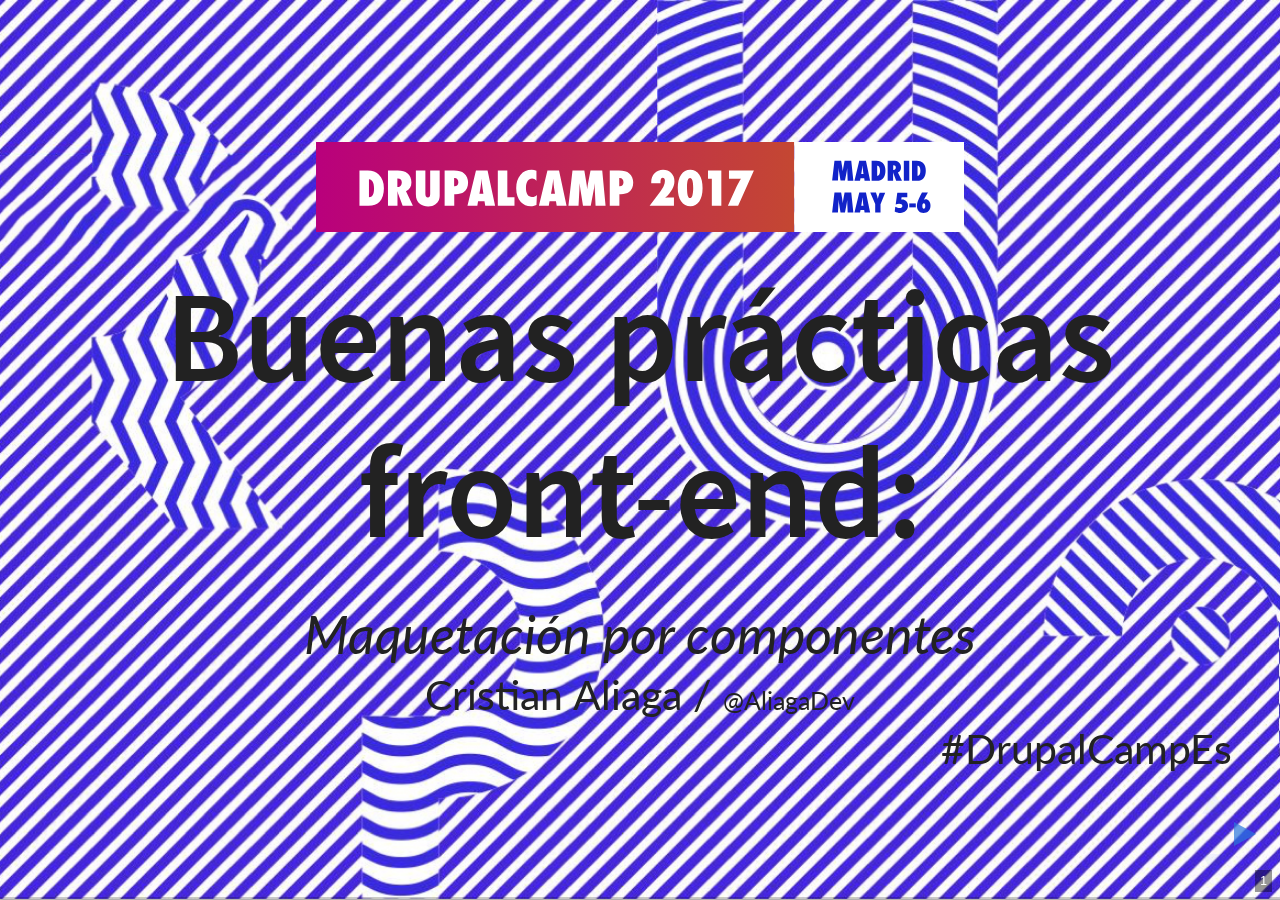
<file: index.html>
<!doctype html>
<html>
	<head>
		<meta charset="utf-8">
		<meta name="viewport" content="width=device-width, initial-scale=1.0, maximum-scale=1.0, user-scalable=no">

		<title>Metadrop | Buenas prácticas front-end: Maquetación por componentes</title>

		<link rel="stylesheet" href="css/reveal.css">

		<!--<link rel="stylesheet" href="css/theme/black.css">-->

		<!-- Theme used for syntax highlighting of code -->
		<link rel="stylesheet" href="lib/css/zenburn.css">



		<!-- Main theme white/black to print/show. -->
		<script>
			var link = document.createElement( 'link' );
			link.rel = 'stylesheet';
			link.type = 'text/css';
			link.href = window.location.search.match( /print-pdf/gi ) ? 'css/theme/white.css' : 'css/theme/white.css';
			document.getElementsByTagName( 'head' )[0].appendChild( link );
		</script>

		<!-- Style -->
		<link rel="stylesheet" href="css/style.css">
		<link rel="stylesheet" href="plugin/breadcrumb/breadcrumb.css">

		<!-- Printing and PDF exports -->
		<script>
			var link = document.createElement( 'link' );
			link.rel = 'stylesheet';
			link.type = 'text/css';
			link.href = window.location.search.match( /print-pdf/gi ) ? 'css/print/pdf.css' : 'css/print/paper.css';
			document.getElementsByTagName( 'head' )[0].appendChild( link );
		</script>

	</head>
	<body>
		<div class="reveal">
			<div class="slides">

				<section data-background-transition="slide" data-background="assets/drupalcamp-bg.jpg" class="left">
					<div class="left">
						<img src="assets/logocamp.svg"/>
					</div>
					<div class="drupalcamp-label-blue left">
						<h1>Buenas prácticas front-end:</h1>
						<em>Maquetación por componentes</em>
					</div>

					<div class="drupalcamp-label-pink left fonts8">
						Cristian Aliaga /
						<span class="fonts6">@AliagaDev</span>
					</div>

					<div class="drupalcamp-label-blue left fonts8 inline-block" style="float:right">
						#DrupalCampEs
					</div>

				</section>

				<!-- @section -->
				<section class="metadrop" data-background-color="#834e2e">
					<p class="fonts9">Cristian Aliaga</span></p>
					<p class="fonts6">drupal.org/u/<span class="fontx5">crzdev</span> - @AliagaDev</p>
					<p class="fonts9">Front-end developer</p>
					<img src="assets/metadrop-white.svg" class="hide-pdf" width="250" />
				</section>
				<!-- @endsection -->

				<!-- @section -->
				<section>
					<h5>¿Qué veremos?</h5>
					<h2 class="fragment" data-fragment-index="0">Buenas prácticas: maquetación por componentes.</h2>

					<div class="fragment" data-fragment-index="1"><p class="fonts7">¿Qué consigue el desarrollador, el administrador/gestor de contenidos de la web y el <span class="fontx5">usuario final</span>?</div>

				</section>
				<!-- @endsection -->

				<!-- @section -->
				<section data-transition="slide-in fade-out">
					<h5>¿Qué veremos?</h5>
					<img src="assets/metodologia0.png" />

					<aside class="notes">
						<h1>Metodología basada en...</h1>
					</aside>
				</section>
				<!-- @endsection -->

				<!-- @section -->
				<section data-transition="fade-in fade-out">
					<h5>¿Qué veremos?</h5>
					<img src="assets/metodologia1.png" />

					<aside class="notes">
						<h1>Metodología basada en componentes reutilizables.</h1>
					</aside>
				</section>
				<!-- @endsection -->

				<!-- @section -->
				<section data-transition="fade-in fade-out">
					<h5>¿Qué veremos?</h5>
					<img src="assets/metodologia2.png" />

					<aside class="notes">
						<h1>Guía de estilo que recopile todos los componentes y estilos disponibles.</h1>
					</aside>
				</section>
				<!-- @endsection -->

				<!-- @section -->
				<section data-transition="fade-in fade-out">
					<h5>¿Qué veremos?</h5>
					<img src="assets/metodologia3.png" />

					<aside class="notes">
						<h1>Cómo generar / organizar / nombrar nuestras hojas de estilos y selectores.</h1>
					</aside>
				</section>
				<!-- @endsection -->

				<!-- @section -->
				<section data-transition="fade-in fade-out">
					<h5>¿Qué veremos?</h5>
					<img src="assets/metodologia4.png" />

					<aside class="notes">
						<h1>Uso de Sass para generar las hojas de estilo.</h1>
						<h1>Implementación SMACSS.</h1>
						<h1>BEM.</h1>
					</aside>
				</section>
				<!-- @endsection -->

				<!-- @section -->
				<section data-transition="fade-in fade-out">
					<h5>¿Qué veremos?</h5>
					<img src="assets/metodologia5.png" />

					<aside class="notes">
						<h1>Presentaremos el nexo de unión entre el tema basado en componentes y Drupal, en concreto con el gestor de contenidos.</h1>
						<h1>Cómo integrar estilos en ckeditor.</h1>
						
					</aside>
				</section>
				<!-- @endsection -->

				<!-- @section -->
				<section data-transition="fade-in fade-out">
					<h5>¿Qué veremos?</h5>
					<img src="assets/metodologia6.png" />

					<aside class="notes">
					<h1>Estilos coherentes con los predefinidos prima siempre la reutilización de los que ya tenemos.</h1>
					</aside>
				</section>
				<!-- @endsection -->

				<!-- @section -->
				<section data-transition="fade-in slide-out">
					<h5>¿Qué veremos?</h5>
					<img src="assets/metodologia7.png" />

					<aside class="notes">
						<h1>Cómo interpretar un diseño para detectar posibles mejoras.</h1>
					</aside>
				</section>
				<!-- @endsection -->

				<!-- @section -->
				<section data-background-image="assets/metadrop.svg" data-background-position="left 10px bottom 10px" data-background-size="100px">
					<h2>Comenzamos</h2>
				</section>
				<!-- @endsection -->

				<!-- @section -->
				<section>
					<h2>La importancia de las buenas prácticas.</h2>
					<aside class="notes">
					<h1>Alguien horas optimización.</h1>
					</aside>
				</section>
				<!-- @endsection -->

				<!-- @section -->
				<section data-breadcrumb="La importancia de las buenas prácticas > ¿Qué conseguimos?" data-transition="slide-in fade-out">
					<h2 class="fontx1">¿Qué consigue el desarrollador?</h2>
					<table>
						<tbody class="fonts6">
							<tr><td>Hoja de estilos ligera.</td></tr>
							<tr><td style="visibility: hidden;">Implementación fácil.</td></tr>
							<tr><td style="visibility: hidden;">Reinventar la rueda.</td></tr>
							<tr><td style="visibility: hidden;">Mantenimiento fácil.</td></tr>
							<tr><td style="visibility: hidden;">Repertorios de componentes.</td></tr>
							<tr><td style="visibility: hidden;">Ahorra tiempo.</td></tr>
							<tr><td style="visibility: hidden;">...</td></tr>
						</tbody>
					</table>
					<img style="visibility: hidden;" src="assets/check.png" width="80" />
					<aside class="notes">
					<h1>Hoja de estilos reducida, se reciclan selectores para un mismo tematizado.</h1>
					</aside>
				</section>
				<!-- @endsection -->

				<!-- @section -->
				<section data-breadcrumb="La importancia de las buenas prácticas > ¿Qué conseguimos?" data-transition="fade-in fade-out">
					<h2 class="fontx1">¿Qué consigue el desarrollador?</h2>
					<table>
						<tbody class="fonts6">
							<tr><td>Hoja de estilos ligera.</td></tr>
							<tr><td>Implementación fácil.</td></tr>
							<tr><td style="visibility: hidden;">Reinventar la rueda.</td></tr>
							<tr><td style="visibility: hidden;">Mantenimiento fácil.</td></tr>
							<tr><td style="visibility: hidden;">Repertorios de componentes.</td></tr>
							<tr><td style="visibility: hidden;">Ahorra tiempo.</td></tr>
							<tr><td style="visibility: hidden;">...</td></tr>
						</tbody>
					</table>
					<img style="visibility: hidden;" src="assets/check.png" width="80" />
					<aside class="notes">
					<h1>Implementación más sencilla, solo hay que extender/reutilizar o modificar lo que tenemos.</h1>
					</aside>
				</section>
				<!-- @endsection -->


				<!-- @section -->
				<section data-breadcrumb="La importancia de las buenas prácticas > ¿Qué conseguimos?" data-transition="fade-in fade-out">
					<h2 class="fontx1">¿Qué consigue el desarrollador?</h2>
					<table>
						<tbody class="fonts6">
							<tr><td>Hoja de estilos ligera.</td></tr>
							<tr><td>Implementación fácil.</td></tr>
							<tr><td>Reinventar la rueda.</td></tr>
							<tr><td style="visibility: hidden;">Mantenimiento fácil.</td></tr>
							<tr><td style="visibility: hidden;">Repertorios de componentes.</td></tr>
							<tr><td style="visibility: hidden;">Ahorra tiempo.</td></tr>
							<tr><td style="visibility: hidden;">...</td></tr>
						</tbody>
					</table>
					<img style="visibility: hidden;" src="assets/check.png" width="80" />
					<aside class="notes">
					<h1>Evitamos que se tenga que preparar tematizado distinto para componentes muy parecidos y que se podían haber unificado.</h1>
					</aside>
				</section>
				<!-- @endsection -->

				<!-- @section -->
				<section data-breadcrumb="La importancia de las buenas prácticas > ¿Qué conseguimos?" data-transition="fade-in fade-out">
					<h2 class="fontx1">¿Qué consigue el desarrollador?</h2>
					<table>
						<tbody class="fonts6">
							<tr><td>Hoja de estilos ligera.</td></tr>
							<tr><td>Implementación fácil.</td></tr>
							<tr><td>Reinventar la rueda.</td></tr>
							<tr><td>Mantenimiento fácil.</td></tr>
							<tr><td style="visibility: hidden;">Repertorios de componentes.</td></tr>
							<tr><td style="visibility: hidden;">Ahorra tiempo.</td></tr>
							<tr><td style="visibility: hidden;">...</td></tr>
						</tbody>
					</table>
					<img style="visibility: hidden;" src="assets/check.png" width="80" />
					<aside class="notes">
					<h1>Tendremos que realizar menos mantenimiento y en todo caso sería más cómodo, rápido y sencillo.</h1>
					</aside>
				</section>
				<!-- @endsection -->

				<!-- @section -->
				<section data-breadcrumb="La importancia de las buenas prácticas > ¿Qué conseguimos?" data-transition="fade-in fade-out">
					<h2 class="fontx1">¿Qué consigue el desarrollador?</h2>
					<table>
						<tbody class="fonts6">
							<tr><td>Hoja de estilos ligera.</td></tr>
							<tr><td>Implementación fácil.</td></tr>
							<tr><td>Reinventar la rueda.</td></tr>
							<tr><td>Mantenimiento fácil.</td></tr>
							<tr><td>Repertorios de componentes.</td></tr>
							<tr><td style="visibility: hidden;">Ahorra tiempo.</td></tr>
							<tr><td style="visibility: hidden;">...</td></tr>
						</tbody>
					</table>
					<img style="visibility: hidden;" src="assets/check.png" width="80" />
					<aside class="notes">
					<h1>Cuando queramos generar nuevas páginas/secciones podremos emplear lo que ya tenemos. Pensar cómo representar la información.</h1>
					</aside>
				</section>
				<!-- @endsection -->

				<!-- @section -->
				<section data-breadcrumb="La importancia de las buenas prácticas > ¿Qué conseguimos?" data-transition="fade-in fade-out">
					<h2 class="fontx1">¿Qué consigue el desarrollador?</h2>
					<table>
						<tbody class="fonts6">
							<tr><td>Hoja de estilos ligera.</td></tr>
							<tr><td>Implementación fácil.</td></tr>
							<tr><td>Reinventar la rueda.</td></tr>
							<tr><td>Mantenimiento fácil.</td></tr>
							<tr><td>Repertorios de componentes.</td></tr>
							<tr><td>Ahorra tiempo.</td></tr>
							<tr><td>...</td></tr>
						</tbody>
					</table>
					<img src="assets/check.png" width="80" />
					<aside class="notes">
					<h1>Por todo lo anterior conseguimos de forma automática que necesitemos menos tiempo para realizar cualquier modificación.</h1>

					</aside>
				</section>
				<!-- @endsection -->

				<!-- @section -->
				<section data-breadcrumb="La importancia de las buenas prácticas > ¿Qué conseguimos?" data-transition="slide-in fade-out">
					<h2 class="fontx1">¿Qué consigue el administrador/gestor de contenidos de la web?</h2>
					<table>
						<tbody class="fonts6">
							<tr><td>Facilidad para generar nuevas secciones.</td></tr>
							<tr><td style="visibility: hidden;">Contenido basado en componentes complejos ya preparados.</td></tr>
							<tr><td style="visibility: hidden;">Independencia parcial del equipo de desarrollo.</td></tr>
							<tr><td style="visibility: hidden;">Ahorra tiempo.</td></tr>
							<tr><td style="visibility: hidden;">...</td></tr>
						</tbody>
					</table>
					<img style="visibility: hidden;" src="assets/check.png" width="80" />
					<aside class="notes">
					<h1>Método para generar nuevas secciones o páginas sin necesitar nada más que acceso a la edición del contenido.</h1>
					</aside>
				</section>
				<!-- @endsection -->

				<!-- @section -->
				<section data-breadcrumb="La importancia de las buenas prácticas > ¿Qué conseguimos?" data-transition="fade-in fade-out">
					<h2 class="fontx1">¿Qué consigue el administrador/gestor de contenidos de la web?</h2>
					<table>
						<tbody class="fonts6">
							<tr><td>Facilidad para generar nuevas secciones.</td></tr>
							<tr><td>Contenido basado en componentes complejos ya preparados.</td></tr>
							<tr><td style="visibility: hidden;">Independencia parcial del equipo de desarrollo.</td></tr>
							<tr><td style="visibility: hidden;">Ahorra tiempo.</td></tr>
							<tr><td style="visibility: hidden;">...</td></tr>
						</tbody>
					</table>
					<img style="visibility: hidden;" src="assets/check.png" width="80" />
					<aside class="notes">
					<h1>Puede utilizar piezas (o moldes) que ya están listas para su uso con un simple cambio de la información que contienen.</h1>
					</aside>
				</section>
				<!-- @endsection -->


				<!-- @section -->
				<section data-breadcrumb="La importancia de las buenas prácticas > ¿Qué conseguimos?" data-transition="fade-in fade-out">
					<h2 class="fontx1">¿Qué consigue el administrador/gestor de contenidos de la web?</h2>
					<table>
						<tbody class="fonts6">
							<tr><td>Facilidad para generar nuevas secciones.</td></tr>
							<tr><td>Contenido basado en componentes complejos ya preparados.</td></tr>
							<tr><td>Independencia parcial del equipo de desarrollo.</td></tr>
							<tr><td style="visibility: hidden;">Ahorra tiempo.</td></tr>
							<tr><td style="visibility: hidden;">...</td></tr>
						</tbody>
					</table>
					<img style="visibility: hidden;" src="assets/check.png" width="80" />
					<aside class="notes">
					<h1>No requiere del equipo de desarrollo para generar nuevas páginas basadas en una estructura que ya se ha implementado.</h1>
					</aside>
				</section>
				<!-- @endsection -->

				<!-- @section -->
				<section data-breadcrumb="La importancia de las buenas prácticas > ¿Qué conseguimos?" data-transition="fade-in slide-out">
					<h2 class="fontx1">¿Qué consigue el administrador/gestor de contenidos de la web?</h2>
					<table>
						<tbody class="fonts6">
							<tr><td>Facilidad para generar nuevas secciones.</td></tr>
							<tr><td>Contenido basado en componentes complejos ya preparados.</td></tr>
							<tr><td>Independencia parcial del equipo de desarrollo.</td></tr>
							<tr><td>Ahorra tiempo.</td></tr>
							<tr><td>...</td></tr>
						</tbody>
					</table>
					<img src="assets/check.png" width="80" />
					<aside class="notes">
					<h1>Por todo lo anterior tarda menos en generar nuevo contenido o en modificar el que ya existe.</h1>
					</aside>
				</section>
				<!-- @endsection -->


				<!-- @section -->
				<section data-breadcrumb="La importancia de las buenas prácticas > ¿Qué conseguimos?" data-transition="slide-in fade-out">
					<h2 class="fontx1">¿Qué consigue el usuario final de la web?</h2>
					<table>
						<tbody class="fonts6">
							<tr><td>Mejoramos la experiencia de usuario.</td></tr>
							<tr><td style="visibility: hidden;">Facilitamos el uso.</td></tr>
							<tr><td style="visibility: hidden;">Evitamos bugs de tematizado.</td></tr>
							<tr><td style="visibility: hidden;">...</td></tr>
						</tbody>
					</table>
					<img style="visibility: hidden;" src="assets/check.png" width="80" />
					<aside class="notes">
					<h1>Dado que conseguimos un sitio basado en piezas con las que el usuario se va a familiarizar y que no varían de una sección a otra, conseguimos una mejor experiencia de usuario.</h1>
					</aside>
				</section>
				<!-- @endsection -->


				<!-- @section -->
				<section data-breadcrumb="La importancia de las buenas prácticas > ¿Qué conseguimos?" data-transition="fade-in fade-out">
					<h2 class="fontx1">¿Qué consigue el usuario final de la web?</h2>
					<table>
						<tbody class="fonts6">
							<tr><td>Mejoramos la experiencia de usuario.</td></tr>
							<tr><td>Facilitamos el uso.</td></tr>
							<tr><td style="visibility: hidden;">Evitamos bugs de tematizado.</td></tr>
							<tr><td style="visibility: hidden;">...</td></tr>
						</tbody>
					</table>
					<img style="visibility: hidden;" src="assets/check.png" width="80" />
					<aside class="notes">
					<h1>Como mantenemos un estilo coherente con el que el usuario va a interactuar, conseguimos que sea más sencillo el uso del sitio.</h1>
					<h1>Ejemplo: colores de enlaces diferentes en la página principal que dentro del contenido.</h1>
					</aside>
				</section>
				<!-- @endsection -->

				<!-- @section -->
				<section data-breadcrumb="La importancia de las buenas prácticas > ¿Qué conseguimos?" data-transition="fade-in slide-out">
					<h2 class="fontx1">¿Qué consigue el usuario final de la web?</h2>
					<table>
						<tbody class="fonts6">
							<tr><td>Mejoramos la experiencia de usuario.</td></tr>
							<tr><td>Facilitamos el uso.</td></tr>
							<tr><td>Evitamos bugs de tematizado.</td></tr>
							<tr><td>...</td></tr>
						</tbody>
					</table>
					<img src="assets/check.png" width="80" />
					<aside class="notes">
					<h1>Al centrar nuestros esfuerzos en dejar "fino" un modelo de componente concreto, va a surgir una versión mucho más pulida y probada. Por ello conseguimos reducir el número de bugs de tematizado.</h1>
					</aside>
				</section>
				<!-- @endsection -->


				<!-- @section -->
				<section>
					<img src="assets/metodologia.png" />

					<aside class="notes">
						<h1>Metodología basada en...</h1>
					</aside>
				</section>
				<!-- @endsection -->

				<!-- @section -->
				<section data-breadcrumb="Metodología > Componentes reutilizables">
					<h2>Componentes reutilizables</h2>
					<p class="fragment" data-fragment-index="0">¿Qué son?</p>
				</section>
				<!-- @endsection -->

				<!-- @section -->
				<section data-breadcrumb="Metodología > Componentes reutilizables">
					<img src="assets/smacss-structure.png" />

					<aside class="notes">
						<h1>Elementos de la web que cumplen con ciertas características.</h1>
						<h1>Son piezas reutilizables que se pueden reposicionar, pueden presentar variaciones y tienen un tematizado asociado.</h1>
						<table>
						<tbody class="fonts6">
							<tr><td><p>¡Reutilizable!</p></td></tr>
							<tr><td><p>Sirve para representar un elemento / información.</td></p></tr>
							<tr><td><p>Se puede posicionar en lugares diferentes.</p></td></tr>
							<tr><td>Tiene implícito un tematizado asociado.</td></tr>
							<tr><td>Puede tener variaciones (atributo|localización).</td></tr>
							<tr><td>Pueden emplear varios estilos aislados.</td></tr>						</tbody>
					</table>
					</aside>
					
				</section>
				<!-- @endsection -->

				<!-- @section -->
				<section data-breadcrumb="Metodología > Componentes reutilizables">
					<img src="assets/componentes1.jpg" width="800" />

					<aside class="notes">
						<h1>Elementos de la web que cumplen con ciertas características.</h1>
						<h1>Son piezas reutilizables que se pueden reposicionar, pueden presentar variaciones y tienen un tematizado asociado.</h1>
						<table>
						<tbody class="fonts6">
							<tr><td><p>¡Reutilizable!</p></td></tr>
							<tr><td><p>Sirve para representar un elemento / información.</td></p></tr>
							<tr><td><p>Se puede posicionar en lugares diferentes.</p></td></tr>
							<tr><td>Tiene implícito un tematizado asociado.</td></tr>
							<tr><td>Puede tener variaciones (atributo|localización).</td></tr>
							<tr><td>Pueden emplear varios estilos aislados.</td></tr>						</tbody>
					</table>
					</aside>
					
				</section>
				<!-- @endsection -->

				<!-- @section -->
				<section data-breadcrumb="Metodología > Componentes reutilizables">
					<img src="assets/component1.jpg"/>
					<pre><code data-trim data-noescape class="fonts6">
						&lt;span class="btn btn--secondary"&gt;Más información&lt;/span&gt;
					</pre></code>
					<pre><code class="fonts6">
.btn {
    display: inline-block;
    padding: .9em 2em;
    text-align: center;
    border: 0;
    border-radius: 3px;
}
.btn--secondary {
    background: none;
    color: #fff;
    border: 3px solid #fff;
    font-size: .75em;
    text-transform: uppercase;
    font-weight: bold;
}
					</pre></code>
				</section>
				<!-- @endsection -->

				<!-- @section -->
				<section data-breadcrumb="Metodología > Componentes reutilizables">
					<img src="assets/component2.jpg"/>
				
				</section>
				<!-- @endsection -->

				<!-- @section -->
				<section data-breadcrumb="Metodología > Componentes reutilizables">
					<pre><code data-trim data-noescape class="fonts6">
&lt;ol class="list-highlight"&gt;
	&lt;li&gt;Ac iaculis ut&lt;/li&gt;
	&lt;li&gt;Eu velit massa&lt;/li&gt;
	&lt;li&gt;Sit turpis tincidunt&lt;/li&gt;
	&lt;li&gt;Vestibulum in nisl&lt;/li&gt;
	&lt;li&gt;Magna sed euismod&lt;/li&gt;
&lt;/ol&gt;
					</pre></code>
					<pre><code class="fonts6">
.list-highlight {
    padding: 0;
    list-style: none;
    ...
}
ol.list-highlight {
    counter-reset: counter;
}
ol.list-highlight > li {
    position: relative;
    ...
}
					</pre></code>
				</section>
				<!-- @endsection -->

				<!-- @section -->
				<section data-transition="slide-in fade-out" data-breadcrumb="Metodología > Guía de estilo">
					<h5>Guía de estilo</h5>
					<img src="assets/guiaestilo0.png" />

					<aside class="notes">
						<h1>Recopila todos los componentes y estilos disponibles</h1>
					</aside>
				</section>
				<!-- @endsection -->

				<!-- @section -->
				<section data-transition="fade-in fade-out" data-breadcrumb="Metodología > Guía de estilo">
					<h5>Guía de estilo</h5>
					<img src="assets/guiaestilo1.png" />

					<aside class="notes">
						<h1>Localización rápida y ágil.</h1>
					</aside>
				</section>
				<!-- @endsection -->

				<!-- @section -->
				<section data-transition="fade-in fade-out" data-breadcrumb="Metodología > Guía de estilo">
					<h5>Guía de estilo</h5>
					<img src="assets/guiaestilo2.png" />

					<aside class="notes">
						<h1>Podemos tematizar en esta pantalla, para que luego el site-builder o el gestor de contenidos solo tenga que ver que piezas puede usar.</h1>
						<h1>Como tematizador me centro en el layout y en los componentes, no en dónde estén montados.</h1>
					</aside>
				</section>
				<!-- @endsection -->

				<!-- @section -->
				<section data-transition="fade-in fade-out" data-breadcrumb="Metodología > Guía de estilo">
					<h5>Guía de estilo</h5>
					<img src="assets/guiaestilo3.png" />

					<aside class="notes">
						<h1>Podemos ver exactamente cómo quedará.</h1>
					</aside>
				</section>
				<!-- @endsection -->

				<!-- @section -->
				<section data-transition="fade-in fade-out" data-breadcrumb="Metodología > Guía de estilo">
					<h5>Guía de estilo</h5>
					<img src="assets/guiaestilo4.png" />

					<aside class="notes">
						<h1>Nos ayuda a mantener la uniformidad del diseño.</h1>
					</aside>
				</section>
				<!-- @endsection -->

				<!-- @section -->
				<section data-transition="fade-in slide-out" data-breadcrumb="Metodología > Guía de estilo">
					<h5>Guía de estilo</h5>
					<img src="assets/guiaestilo5.png" />

					<aside class="notes">
						<h1>Nodos, modos de visualización, listados html, tamaños de textos, etc.</h1>
					</aside>
				</section>
				<!-- @endsection -->

				<!-- @section -->
				<section data-breadcrumb="Metodología > Guía de estilo">
					<img src="assets/sg1.jpg"/>
				</section>
				<!-- @endsection -->

				<!-- @section -->
				<section data-breadcrumb="Metodología > Guía de estilo">
					<img src="assets/sg4.jpg"/>
				</section>
				<!-- @endsection -->

				<!-- @section -->
				<section data-breadcrumb="Metodología > Guía de estilo">
					<img src="assets/sg2.jpg"/>
				</section>
				<!-- @endsection -->

				<!-- @section -->
				<section data-breadcrumb="Metodología > Guía de estilo">
					<img src="assets/sg3.jpg"/>
				</section>
				<!-- @endsection -->


				<!-- @section -->
				<section data-breadcrumb="Metodología > SASS">
					<h2>Drupal Style Guide</h2>
					<pre><code class="fonts6">
/**
 * Implements hook_styleguide().
 */
function custom_styleguide() {
  $items = array(
    'em' => array(
      'title' => 'Emphasis',
      'tag' => 'em',
      'content' => styleguide_word(3),
    ),
  );
  return $items;
}
					</pre></code>
					<aside class="notes">
						<h1>Ya hemos visto la idea de guía de estilo, pero, ¿cómo lo implementamos en Drupal?</h1>
						<h1>Nos facilita un listado de componentes base y nos permite extender...</h1>
					</aside>
				</section>
				<!-- @endsection -->
				

				<!-- @section -->
				<section data-breadcrumb="Metodología > SASS">
					<h2>SASS</h2>
					<table>
						<tbody class="fonts5">
							<tr><td class="fragment" data-fragment-index="0"><p>Nos permite generar css de una forma rápida, ágil y cómoda.</p></td></tr>
							<tr><td class="fragment" data-fragment-index="0">Preprocesado, genera .css a partir de .scss</td></tr>
							<tr><td class="fragment" data-fragment-index="1">Uso de variables.</td></tr>
							<tr><td class="fragment" data-fragment-index="2">Uso de mixins.</td></tr>
							<tr><td class="fragment" data-fragment-index="3">Anidación de selectores.</td></tr>
							<tr><td class="fragment" data-fragment-index="4">Herencia de estilos.</td></tr>
							<tr><td class="fragment" data-fragment-index="5">Operadores y funciones.</td></tr>
							<tr><td class="fragment" data-fragment-index="6">Funciones (también personalizadas).</td></tr>
						</tbody>
					</table>
					<p class="fragment" data-fragment-index="6"><a class="fonts5" href="http://sass-lang.com/guide" target="_blank">http://sass-lang.com/guide</a></p>
					<img class="fragment" data-fragment-index="6" src="assets/check.png" width="80" />
				</section>
				<!-- @endsection -->

				<!-- @section -->
				<section data-breadcrumb="Metodología > SASS">
					<h2>Variables</h2>
					<pre><code class="fonts6">
  $xl:    880px;
  $xxl:   1170px;
  $xxxl:  1600px;

  $color-primary: #512c15;
  $color-secondary: white;

					</pre></code>
				</section>
				<!-- @endsection -->

				<!-- @section -->
				<section data-breadcrumb="Metodología > SASS">
					<h2>Mixin</h2>
					<pre><code class="fonts6">
@mixin transform($data) {
  -webkit-transform: $data;
  -moz-transform: $data;
  -ms-transform: $data;
  -o-transform: $data;
  transform: $data;
}
					</pre></code>
					<pre><code class="fonts6">
div.translate {
  @include transform(translate(0, -50%));
}
					</pre></code>
					<aside class="notes">
						<h1>Nos permite realizar agrupaciones de declaraciones css. Como los prefijos de los diferentes navegadores.</h1>
						<h1>Se pueden pasar valores.</h1>
					</aside>
				</section>
				<!-- @endsection -->

<!-- @section -->
				<section data-breadcrumb="Metodología > SASS">
					<h2>Anidación de selectores</h2>
					<pre><code class="fonts6">
.list-highlight {
    a {
    	color: $color-primary;
    }
}
					</pre></code>
					<pre><code class="fonts6">
.list-highlight a {
    color: #512c15;
}
					</pre></code>
				</section>
				<!-- @endsection -->

				<!-- @section -->
				<section data-breadcrumb="Metodología > SASS">
					<h2>Anidación de selectores</h2>
					<pre><code class="fonts6">
.list-highlight {
    padding: 0;
    list-style: none;
    ...

    &ol {
    	counter-reset: counter;

    	& > li {
    		position: relative;
    		...
        }
    }

    a {
    	...
    }
}
					</pre></code>
				</section>
				<!-- @endsection -->

				<!-- @section -->
				<section data-breadcrumb="Metodología > SASS">
					<h2>Herencia de estilos</h2>
					<pre><code class="fonts6">
%blue {
  color: blue;
}

a {
  @extend %blue;
}
					</pre></code>
				</section>
				<!-- @endsection -->

				<!-- @section -->
				<section data-breadcrumb="Metodología > SASS">
					<h2>Operadores y funciones.</h2>
					<pre><code class="fonts6">
/* 880px + 20px */
@include breakpoint($xl + 20px) {
  ...
}

/* #e00 */
a {
  color: lighten(#800, 20%);	
}
					</pre></code>
				</section>
				<!-- @endsection -->

				<!-- @section -->
				<section data-breadcrumb="Metodología > SASS">
					<h2>Funciones personalizadas.</h2>
					<pre><code class="fonts6">
@function my-calculation-function($some-number, $another-number){
  @return $some-number + $another-number
}

.my-module {
  padding: my-calculation-function(10px, 5px);
}
					</pre></code>
				</section>
				<!-- @endsection -->

				<!-- @section -->
				<section data-breadcrumb="Metodología > SASS">
					<h3>Uso</h3>
					<pre><code class="fonts6">sass input.scss output.css</pre></code>
					<br>
					<h3 class="fragment" data-fragment-index="1">Integra con:</h3>
					<p class="fragment" data-fragment-index="1">COMPASS, GULP, GRUNT...</p>
					<div class="fragment" data-fragment-index="1"><pre><code class="fonts6">compass watch</pre></code></div>
				</section>
				<!-- @endsection -->

				<!-- @section -->
				<section data-breadcrumb="Metodología > SMACSS">
					<h2>SMACSS</h2>
					<p class="fonts6">Guía de estilo.</p>
					<img src="assets/smacss-structure.png" />
					<aside class="notes">
						<h1>Es una guía de estilo sobre cómo categorizar y organizar las reglas CSS que surgió como solución a problemas de mantenimiento de hojas de estilos CSS.</h1>
						<h1>Basado en cinco reglas principalmente:</h1>
					</aside>
				</section>
				<!-- @endsection -->

				<!-- @section -->
				<section data-breadcrumb="Metodología > SMACSS">
					<h2>SMACSS: Base</h2>
					<table>
						<tbody class="fonts5">
							<tr><td class="fragment" data-fragment-index="0">Aplica a elementos únicamente.</td></tr>
							<tr><td class="fragment" data-fragment-index="1">Selectores de elementos.</td></tr>
							<tr><td class="fragment" data-fragment-index="2">Selectores no basados en clases ni IDs.</td></tr>
							<tr><td class="fragment" data-fragment-index="3">No debería ser necesario el uso de !important.</td></tr>
							<tr><td class="fragment" data-fragment-index="4">Ejemplos: body, header, headings (h1, ..., h6), enlaces (a), etc.</td></tr>
						</tbody>
					</table>
				</section>
				<!-- @endsection -->

				<!-- @section -->
				<section data-breadcrumb="Metodología > SMACSS">
					<pre><code class="fonts6">
body, form {
    margin: 0;
    padding: 0;
}

a {
    color: #039;
}

a:hover {
    color: #03F;    
}
					</pre></code>
				</section>
				<!-- @endsection -->

				<!-- @section -->
				<section data-breadcrumb="Metodología > SMACSS">
					<h2>SMACSS: Layout</h2>
					<table>
						<tbody class="fonts5">
							<tr><td class="fragment" data-fragment-index="0">Contienen los elementos de la web.</td></tr>
							<tr><td class="fragment" data-fragment-index="1">Se pueden categorizar como "major" o "minor".</td></tr>
							<tr><td class="fragment" data-fragment-index="2">Normalmente asociados a un selector ID o clase.</td></tr>
						</tbody>
					</table>
				</section>
				<!-- @endsection -->

				<!-- @section -->
				<section data-breadcrumb="Metodología > SMACSS">
					<pre><code class="fonts6">
#header, #article, #footer {
    width: 960px;
    margin: auto;
}

#article {
    border: solid #CCC;
    border-width: 1px 0 0;
}
					</pre></code>
				</section>
				<!-- @endsection -->

				<!-- @section -->
				<section data-breadcrumb="Metodología > SMACSS">
					<h2>SMACSS: Module</h2>
					<table>
						<tbody class="fonts5">
							<tr><td class="fragment" data-fragment-index="0">Componente concreto de la web.</td></tr>
							<tr><td class="fragment" data-fragment-index="1">Se posicionan dentro de un componente layout.</td></tr>
							<tr><td class="fragment" data-fragment-index="2">Se diseña de forma aislada al resto de componentes.</td></tr>
							<tr><td class="fragment" data-fragment-index="3">Se pueden reposicionar sin "romper" nada.</td></tr>
							<tr><td class="fragment" data-fragment-index="4">Uso de selectores por clases CSS.</td></tr>
							<tr><td class="fragment" data-fragment-index="5">Se evitan los selectores por IDs o de elementos.</td></tr>
							<tr><td class="fragment" data-fragment-index="6">Clases sub-módulo para evitar !important.</td></tr>
						</tbody>
					</table>
				</section>
				<!-- @endsection -->

				<!-- @section -->
				<section data-breadcrumb="Metodología > SMACSS">
					<h2>SMACSS: Module</h2>
					<pre><code class="fonts6">
.btn {
    display: inline-block;
    padding: .9em 2em;
    text-align: center;
    border: 0;
    border-radius: 3px;
}
					</pre></code>
				</section>
				<!-- @endsection -->

				<!-- @section -->
				<section data-breadcrumb="Metodología > SMACSS">
					<h2>SMACSS: State</h2>
					<table>
						<tbody class="fonts5">
							<tr><td class="fragment" data-fragment-index="0">Aumenta y sobreescribe el resto de estilos.</td></tr>
							<tr><td class="fragment" data-fragment-index="1">Se aplican normalmente a reglas de layout o module base.</td></tr>
							<tr><td class="fragment" data-fragment-index="2">Se pueden aplicar a reglas layout y/o módulos base.</td></tr>
							<tr><td class="fragment" data-fragment-index="3">Pueden indicar una dependencia JavaScript.</td></tr>
							<tr><td class="fragment" data-fragment-index="4">!important permitido.</td></tr>
						</tbody>
					</table>
				</section>
				<!-- @endsection -->

				<!-- @section -->
				<section data-breadcrumb="Metodología > SMACSS">
					<h2>SMACSS: State</h2>
					<pre><code class="fonts6">
.btn {
    display: inline-block;
    padding: .9em 2em;
    text-align: center;
    border: 0;
    border-radius: 3px;
}
.btn--secondary {
    background: none;
    color: #fff;
    border: 3px solid #fff;
    font-size: .75em;
    text-transform: uppercase;
    font-weight: bold;
}
					</pre></code>

				</section>
				<!-- @endsection -->

				<!-- @section -->
				<section data-breadcrumb="Metodología > SMACSS">
					<h2>SMACSS: Theme</h2>
					<table>
						<tbody class="fonts5">
							<tr><td class="fragment" data-fragment-index="0">Sirven para realizar variaciones de estilos sobre los componentes.</td></tr>
							<tr><td class="fragment" data-fragment-index="1">Aplicamos en ficheros independientes.</td></tr>
						</tbody>
					</table>
				</section>
				<!-- @endsection -->

				<!-- @section -->
				<section data-breadcrumb="Metodología > SMACSS">
					<h2>SMACSS: Theme</h2>
					<pre><code class="fonts6">
// in module-name.css
.mod {
    border: 1px solid;
}

// in theme.css
.mod {
    border-color: blue;
}
					</pre></code>
				</section>
				<!-- @endsection -->


				<!-- @section -->
				<section data-breadcrumb="Metodología > SMACSS">
					<h2>SMACSS: Cambio de estado</h2>
					<p>Representado por:</p>
					<table>
						<tbody class="fonts5">
							<tr><td class="fragment" data-fragment-index="0">Cambio de nombre de clase, normalmente por js.</td></tr>
							<tr><td class="fragment" data-fragment-index="1">Pseudo-clase.</td></tr>
							<tr><td class="fragment" data-fragment-index="2">Media queries.</td></tr>
						</tbody>
					</table>
				</section>
				<!-- @endsection -->

				

				<!-- @section -->
				<section data-breadcrumb="Metodología > SMACSS">
					<h2>SMACSS: Theme</h2>
					<pre><code class="fonts6">
&lt;body&gt;
					</pre></code>

					<pre><code class="fonts6">
&lt;body class="push"&gt;
					</pre></code>
				</section>
				<!-- @endsection -->

				<!-- @section -->
				<section data-breadcrumb="Metodología > SMACSS">
					<h2>SMACSS: Theme</h2>
					<img src="assets/state2.jpg"/>
					<img src="assets/state1.jpg"/>
				</section>
				<!-- @endsection -->

				<!-- @section -->
				<section data-breadcrumb="Metodología > SMACSS">
					<h2>SMACSS: Estructura archivos</h2>
					<pre><code class="fonts5">
sass/
|- init/                                |- components/
|  |- _colors.scss                      |  |- messages/
|  |- ...                               |  |  |- _messages.scss
                               
|- base/                                |- layouts/
|  |- _root.scss                        |  |- layout-3col/
|  |- ...                               |  |  |- _layout-3col.scss
 
|- states/

|- styles.scss


					</pre></code>
				</section>
				<!-- @endsection -->

				<!-- @section -->
				<section data-breadcrumb="Metodología > SMACSS">
					<h3>¿Cómo nombramos las clases de css?</h2>
					<em class="fonts5">There are only two hard problems in Computer Science: cache invalidation and naming things — Phil Karlton</em>
					<div class="fragment" data-fragment-index="0"><p class="fonts6">BEM (bloque, elemento, modificador) </p></div>
					
					<aside class="notes">
						<h1>Nos aporta una solución a la hora determinar cómo nombramos los selectores de los componentes.</h1>
					</aside>
				</section>
				<!-- @endsection -->

				<!-- @section -->
				<section data-breadcrumb="Metodología > SMACSS">
					<p>BEM</p>
					<pre class="fragment" data-fragment-index="0"><code class="fonts6">
/* Block */
.block

/* Element */
.block__elem

/* Modifier */
.block__elem--mod
					</pre></code>
					<p class="fragment" data-fragment-index="0"><a class="fonts5" href="http://getbem.com/naming/" target="_blank">http://getbem.com/naming/</a></p>
				</section>
				<!-- @endsection -->

				<!-- @section -->
				<section data-breadcrumb="Metodología > SMACSS">
					<p>BEM</p>
					<pre class="fragment" data-fragment-index="0"><code class="fonts6">
/* Block */
.form

/* Element */
.form__submit

/* Modifier */
.form__submit--disabled
					</pre></code>
					<p class="fragment" data-fragment-index="0"><a class="fonts5" href="http://getbem.com/naming/" target="_blank">http://getbem.com/naming/</a></p>
				</section>
				<!-- @endsection -->

				<!-- @section -->
				<section>
					<h2>Estilos predefinidos y coherentes</h2>
					<aside class="notes">
						<h1>Intentaremos siempre usar los estilos y los componentes de la guía para lograr un tema uniforme y extensible.</h1>
					</aside>
				</section>
				<!-- @endsection -->

				<!-- @section -->
				<section>
					<h2>Cómo integrar estilos en ckeditor.</h2>
				</section>
				<!-- @endsection -->

				<!-- @section -->
				<section data-breadcrumb="Cómo integrar estilos en ckeditor">
					<h2 class="fonts9">Cómo integrar estilos en ckeditor en Drupal 7</h2>
					<p class="fonts6">ckeditor.styles.js</p>
					<pre><code class="fonts6">				
if(typeof(CKEDITOR) !== 'undefined') {
  CKEDITOR.addStylesSet( 'drupal',
  [
    { name : 'Color primary', element : 'span', attributes: { 'class': 'color-primary' } },

  ]);
}
					</pre></code>
					<p class="fonts5">Seleccionamos en el perfil de ckeditor > CSS: "Usar ckeditor.styles.js del tema"</p>
					<p class="fonts5">Añadimos en la barra de herramientas el botón de estilos ("Formatting styles")</p>
				</section>
				<!-- @endsection -->

				<!-- @section -->
				<section data-breadcrumb="Cómo integrar estilos en ckeditor">
					<h2 class="fonts9">Cómo integrar estilos en ckeditor en Drupal 8</h2>
					<p class="fonts6">Añadimos botón y configuramos el listado.</p>
					<img src="assets/ckeditord8.jpg"/>
				</section>
				<!-- @endsection -->

				<!-- @section -->
				<section>
					<h2>Cómo integrar plantillas en ckeditor.</h2>
				</section>
				<!-- @endsection -->

				<!-- @section -->
				<section data-breadcrumb="Cómo integrar plantillas en ckeditor">
					<h2 class="fonts9">Cómo integrar plantillas en ckeditor en Drupal 7</h2>
					<p class="fonts6">ckeditor.config.js</p>
					<pre><code class="fonts6">				
CKEDITOR.editorConfig = function( config ) {
  config.templates_files = [ Drupal.settings.basePath + 
  'sites/all/themes/custom/themename/js/ckeditor.custom.templates.js' ];
};
					</pre></code>
					<pre><code class="fonts6">				
CKEDITOR.addTemplates( 'default',
{
imagesPath: Drupal.settings.basePath + 'sites/all/themes/custom/themename/images/',
templates :
  [
    {
      title:"Información básica",
      description:"Información básica",
      html:'<div class="info__collapsible"><div class="info__toggle">INFORMACIÓN BÁSICA<span class="fa fa-angle-down icon show__active">&nbsp;</span><span class="fa fa-angle-up icon">&nbsp;</span></div><div class="info__content"><div class="wp"><ul class="list-3-cols"><li><h3>EDICIÓN</h3><p>(ejemplo) 23ª edición</p></li><li><h3>FINALIZACIÓN</h3><p>(ejemplo) 11 de octubre de 2017</p></li><li><h3>HORARIO</h3><p>(ejemplo) Lunes a Jueves de 18:00 a 22:00</p></li><li><h3>INICIO</h3><p>(ejemplo) 07 de noviembre de 2016</p></li><li><h3>DURACIÓN</h3><p>(ejemplo) Un aña natural</p></li></ul></div></div></div>'
    },
  ]
});
					</pre></code>
					<p class="fonts5">Activamos en el perfil de ckeditor > Opciones avanzadas: "Load ckeditor.config.js from the theme path"</p>
					<p class="fonts5">Añadimos en la barra de herramientas el plugin de plantillas ("Templates")</p>
				</section>
				<!-- @endsection -->

				<!-- @section -->
				<section data-breadcrumb="Cómo integrar plantillas en ckeditor">
					<h2 class="fonts9">Drupal 8: Módulo contribuido CKEditor Templates</h2>
					<p class="fonts6"></p>
					<aside class="notes">
						<h1>Requiere plugin templates para ckeditor.</h1>
						<h1>Contiene un fichero de ejemplo que podremos usar como base.</h1>
					</aside>
				</section>
				<!-- @endsection -->

				<!-- @section -->
				<section data-breadcrumb="Cómo integrar plantillas en ckeditor">
					<h2 class="fonts9">Ejemplo plantillas ckeditor</h2>
					<img src="assets/plantillas0.jpg" />
				</section>
				<!-- @endsection -->

				<!-- @section -->
				<section data-breadcrumb="Cómo integrar plantillas en ckeditor">
					<h2 class="fonts9">Ejemplo plantillas ckeditor</h2>
					<img src="assets/plantillas1.jpg" />
					<aside class="notes">
						<h1>.cke_editable</h1>
					</aside>
				</section>
				<!-- @endsection -->

				<!-- @section -->
				<section data-breadcrumb="Cómo integrar plantillas en ckeditor">
					<h2 class="fonts9">Ejemplo plantillas ckeditor</h2>
					<img src="assets/plantillas2.jpg" />
				</section>
				<!-- @endsection -->


				<!-- @section -->
				<section data-breadcrumb="Metodología > Propuestas diseño">
					<h2 class="fontx2">Proponer mejoras para la creación / implementación del diseño.</h2>
					<p class="fonts8">Un buen diseño compuesto por:</p>
					<table>
						<tbody class="fonts6">
							<tr><td class="fragment" data-fragment-index="0">Guía de estilo.</td></tr>
							<tr><td class="fragment" data-fragment-index="1">Componentes incluídos en la guía.</td></tr>
							<tr><td class="fragment" data-fragment-index="2">Componentes reutilizados en las diferentes pantallas.</td></tr>
							<tr><td class="fragment" data-fragment-index="3">Layouts compatibles con los componentes.</td></tr>
						</tbody>
					</table>
					<img class="fragment" data-fragment-index="4" src="assets/check.png" width="80" />
					<aside class="notes">
						<h1>Siempre podemos proponer mejoras si en algún caso no se cumple lo anterior exponiendo las ventajas.</h1>
					</aside>
				</section>
				<!-- @endsection -->

				<!-- @section -->
				<section data-breadcrumb="Metodología > Propuestas diseño">
					<h2>Ejemplos</h2>
					<table>
						<tbody class="fonts6">
							<tr><td class="fragment" data-fragment-index="0">Portada con teaser diferentes.</td></tr>
							<tr><td class="fragment" data-fragment-index="1">Layouts entre secciones diferentes.</td></tr>
							<tr><td class="fragment" data-fragment-index="2">Tamaños de fuente al detalle.</td></tr>
							<tr><td class="fragment" data-fragment-index="3">Elementos que están ahí porque "caben".</td></tr>
							<tr><td class="fragment" data-fragment-index="4">Evitaremos (siempre que podamos) el tematizado modo revista.</td></tr>
							<tr><td class="fragment" data-fragment-index="4">...</td></tr>
						</tbody>
					</table>
					<img class="fragment" data-fragment-index="4" src="assets/oo.png" width="80" />
				</section>
				<!-- @endsection -->

				<!-- @section -->
				<section data-background-color="#834e2e">
					<h2>¡Muchas gracias!</h2>
					<h5>¿Preguntas?</h5>
					<div>
						Cristian Aliaga /
						<span class="fonts6">@AliagaDev</span>
					</div>
					<img src="assets/metadrop-white.svg" class="hide-pdf" width="100" />
					<img src="assets/metadrop.svg" class="hide-not-pdf" width="100" />
				</section>
				<!-- @endsection -->

			</div>
		</div>

		<script src="lib/js/head.min.js"></script>
		<script src="js/reveal.js"></script>

		<script>
			// More info https://github.com/hakimel/reveal.js#configuration
			Reveal.initialize({
				history: true,

				// More info https://github.com/hakimel/reveal.js#dependencies
				dependencies: [
					{ src: 'plugin/markdown/marked.js' },
					{ src: 'plugin/markdown/markdown.js' },
					{ src: 'plugin/notes/notes.js', async: true },
					{ src: 'plugin/highlight/highlight.js', async: true, callback: function() { hljs.initHighlightingOnLoad(); } },
					{ src: 'plugin/breadcrumb/breadcrumb.js', async: true }
				]
			});
		</script>
	</body>
</html>
</file>
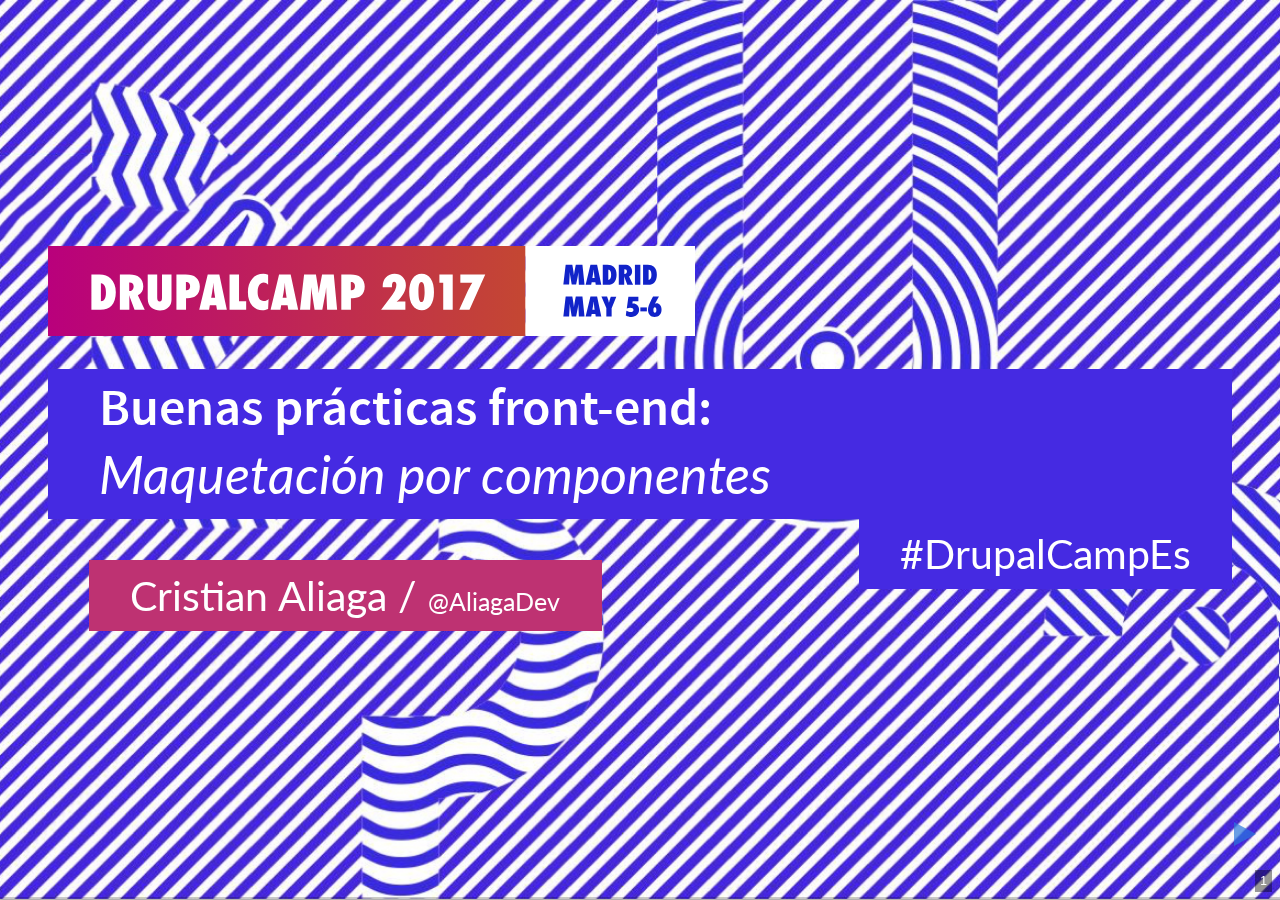
<file: test/index.html>
<!doctype html>
<html>
	<head>
		<meta charset="utf-8">
		<meta name="viewport" content="width=device-width, initial-scale=1.0, maximum-scale=1.0, user-scalable=no">

		<title>Metadrop | Buenas prácticas front-end: Maquetación por componentes</title>

		<link rel="stylesheet" href="css/reveal.css">

		<!--<link rel="stylesheet" href="css/theme/black.css">-->

		<!-- Theme used for syntax highlighting of code -->
		<link rel="stylesheet" href="lib/css/zenburn.css">



		<!-- Main theme white/black to print/show. -->
		<script>
			var link = document.createElement( 'link' );
			link.rel = 'stylesheet';
			link.type = 'text/css';
			link.href = window.location.search.match( /print-pdf/gi ) ? 'css/theme/white.css' : 'css/theme/white.css';
			document.getElementsByTagName( 'head' )[0].appendChild( link );
		</script>

		<!-- Style -->
		<link rel="stylesheet" href="css/style.css">
		<link rel="stylesheet" href="plugin/breadcrumb/breadcrumb.css">

		<!-- Printing and PDF exports -->
		<script>
			var link = document.createElement( 'link' );
			link.rel = 'stylesheet';
			link.type = 'text/css';
			link.href = window.location.search.match( /print-pdf/gi ) ? 'css/print/pdf.css' : 'css/print/paper.css';
			document.getElementsByTagName( 'head' )[0].appendChild( link );
		</script>

	</head>
	<body>
		<div class="reveal">
			<div class="slides">

				<section data-background-transition="slide" data-background="assets/drupalcamp-bg.jpg" class="left">
					<div class="left">
						<img src="assets/logocamp.svg"/>
					</div>
					<div class="drupalcamp-label-blue left">
						<h1>Buenas prácticas front-end:</h1>
						<em>Maquetación por componentes</em>
					</div>

					<div class="drupalcamp-label-pink left fonts8">
						Cristian Aliaga /
						<span class="fonts6">@AliagaDev</span>
					</div>

					<div class="drupalcamp-label-blue left fonts8 inline-block" style="float:right">
						#DrupalCampEs
					</div>

				</section>

				<!-- @section -->
				<section class="metadrop" data-background-color="#834e2e">
					<p class="fonts9">Cristian Aliaga</span></p>
					<p class="fonts6">@AliagaDev && drupal.org/u/<span class="fontx5">crzdev - @AliagaDev</span></p>
					<p class="fonts9">Front-end developer</p>
					<img src="assets/metadrop-white.svg" class="hide-pdf" width="250" />
				</section>
				<!-- @endsection -->

				<!-- @section -->
				<section>
					<h5>¿Qué veremos?</h5>
					<h2 class="fragment" data-fragment-index="0">Buenas prácticas: maquetación por componentes.</h2>

					<div class="fragment" data-fragment-index="1"><p class="fonts7">¿Qué consigue el desarrollador, el administrador/gestor de contenidos de la web y el <span class="fontx5">usuario final</span>?</div>

				</section>
				<!-- @endsection -->

				<!-- @section -->
				<section data-transition="slide-in fade-out">
					<h5>¿Qué veremos?</h5>
					<img src="assets/metodologia0.png" />

					<aside class="notes">
						<h1>Metodología basada en...</h1>
					</aside>
				</section>
				<!-- @endsection -->

				<!-- @section -->
				<section data-transition="fade-in fade-out">
					<h5>¿Qué veremos?</h5>
					<img src="assets/metodologia1.png" />

					<aside class="notes">
						<h1>Metodología basada en componentes reutilizables.</h1>
					</aside>
				</section>
				<!-- @endsection -->

				<!-- @section -->
				<section data-transition="fade-in fade-out">
					<h5>¿Qué veremos?</h5>
					<img src="assets/metodologia2.png" />

					<aside class="notes">
						<h1>Guía de estilo que recopile todos los componentes y estilos disponibles.</h1>
					</aside>
				</section>
				<!-- @endsection -->

				<!-- @section -->
				<section data-transition="fade-in fade-out">
					<h5>¿Qué veremos?</h5>
					<img src="assets/metodologia3.png" />

					<aside class="notes">
						<h1>Cómo generar / organizar / nombrar nuestras hojas de estilos y selectores.</h1>
					</aside>
				</section>
				<!-- @endsection -->

				<!-- @section -->
				<section data-transition="fade-in fade-out">
					<h5>¿Qué veremos?</h5>
					<img src="assets/metodologia4.png" />

					<aside class="notes">
						<h1>Uso de Sass para generar las hojas de estilo.</h1>
						<h1>Implementación SMACSS.</h1>
						<h1>BEM.</h1>
					</aside>
				</section>
				<!-- @endsection -->

				<!-- @section -->
				<section data-transition="fade-in fade-out">
					<h5>¿Qué veremos?</h5>
					<img src="assets/metodologia5.png" />

					<aside class="notes">
						<h1>Presentaremos el nexo de unión entre el tema basado en componentes y Drupal, en concreto con el gestor de contenidos.</h1>
						<h1>Cómo integrar estilos en ckeditor.</h1>
						
					</aside>
				</section>
				<!-- @endsection -->

				<!-- @section -->
				<section data-transition="fade-in fade-out">
					<h5>¿Qué veremos?</h5>
					<img src="assets/metodologia6.png" />

					<aside class="notes">
					<h1>Estilos coherentes con los predefinidos prima siempre la reutilización de los que ya tenemos.</h1>
					</aside>
				</section>
				<!-- @endsection -->

				<!-- @section -->
				<section data-transition="fade-in slide-out">
					<h5>¿Qué veremos?</h5>
					<img src="assets/metodologia7.png" />

					<aside class="notes">
						<h1>Cómo interpretar un diseño para detectar posibles mejoras.</h1>
					</aside>
				</section>
				<!-- @endsection -->

				<!-- @section -->
				<section data-background-image="assets/metadrop.svg" data-background-position="left 10px bottom 10px" data-background-size="100px">
					<h2>Comenzamos</h2>
				</section>
				<!-- @endsection -->

				<!-- @section -->
				<section>
					<h2>La importancia de las buenas prácticas.</h2>
					<aside class="notes">
					<h1>Alguien horas optimización.</h1>
					</aside>
				</section>
				<!-- @endsection -->

				<!-- @section -->
				<section data-breadcrumb="La importancia de las buenas prácticas > ¿Qué conseguimos?" data-transition="slide-in fade-out">
					<h2 class="fontx1">¿Qué consigue el desarrollador?</h2>
					<table>
						<tbody class="fonts6">
							<tr><td>Hoja de estilos ligera.</td></tr>
							<tr><td style="visibility: hidden;">Implementación fácil.</td></tr>
							<tr><td style="visibility: hidden;">Reinventar la rueda.</td></tr>
							<tr><td style="visibility: hidden;">Mantenimiento fácil.</td></tr>
							<tr><td style="visibility: hidden;">Repertorios de componentes.</td></tr>
							<tr><td style="visibility: hidden;">Ahorra tiempo.</td></tr>
							<tr><td style="visibility: hidden;">...</td></tr>
						</tbody>
					</table>
					<img style="visibility: hidden;" src="assets/check.png" width="80" />
					<aside class="notes">
					<h1>Hoja de estilos reducida, se reciclan selectores para un mismo tematizado.</h1>
					</aside>
				</section>
				<!-- @endsection -->

				<!-- @section -->
				<section data-breadcrumb="La importancia de las buenas prácticas > ¿Qué conseguimos?" data-transition="fade-in fade-out">
					<h2 class="fontx1">¿Qué consigue el desarrollador?</h2>
					<table>
						<tbody class="fonts6">
							<tr><td>Hoja de estilos ligera.</td></tr>
							<tr><td>Implementación fácil.</td></tr>
							<tr><td style="visibility: hidden;">Reinventar la rueda.</td></tr>
							<tr><td style="visibility: hidden;">Mantenimiento fácil.</td></tr>
							<tr><td style="visibility: hidden;">Repertorios de componentes.</td></tr>
							<tr><td style="visibility: hidden;">Ahorra tiempo.</td></tr>
							<tr><td style="visibility: hidden;">...</td></tr>
						</tbody>
					</table>
					<img style="visibility: hidden;" src="assets/check.png" width="80" />
					<aside class="notes">
					<h1>Implementación más sencilla, solo hay que extender/reutilizar o modificar lo que tenemos.</h1>
					</aside>
				</section>
				<!-- @endsection -->


				<!-- @section -->
				<section data-breadcrumb="La importancia de las buenas prácticas > ¿Qué conseguimos?" data-transition="fade-in fade-out">
					<h2 class="fontx1">¿Qué consigue el desarrollador?</h2>
					<table>
						<tbody class="fonts6">
							<tr><td>Hoja de estilos ligera.</td></tr>
							<tr><td>Implementación fácil.</td></tr>
							<tr><td>Reinventar la rueda.</td></tr>
							<tr><td style="visibility: hidden;">Mantenimiento fácil.</td></tr>
							<tr><td style="visibility: hidden;">Repertorios de componentes.</td></tr>
							<tr><td style="visibility: hidden;">Ahorra tiempo.</td></tr>
							<tr><td style="visibility: hidden;">...</td></tr>
						</tbody>
					</table>
					<img style="visibility: hidden;" src="assets/check.png" width="80" />
					<aside class="notes">
					<h1>Evitamos que se tenga que preparar tematizado distinto para componentes muy parecidos y que se podían haber unificado.</h1>
					</aside>
				</section>
				<!-- @endsection -->

				<!-- @section -->
				<section data-breadcrumb="La importancia de las buenas prácticas > ¿Qué conseguimos?" data-transition="fade-in fade-out">
					<h2 class="fontx1">¿Qué consigue el desarrollador?</h2>
					<table>
						<tbody class="fonts6">
							<tr><td>Hoja de estilos ligera.</td></tr>
							<tr><td>Implementación fácil.</td></tr>
							<tr><td>Reinventar la rueda.</td></tr>
							<tr><td>Mantenimiento fácil.</td></tr>
							<tr><td style="visibility: hidden;">Repertorios de componentes.</td></tr>
							<tr><td style="visibility: hidden;">Ahorra tiempo.</td></tr>
							<tr><td style="visibility: hidden;">...</td></tr>
						</tbody>
					</table>
					<img style="visibility: hidden;" src="assets/check.png" width="80" />
					<aside class="notes">
					<h1>Tendremos que realizar menos mantenimiento y en todo caso sería más cómodo, rápido y sencillo.</h1>
					</aside>
				</section>
				<!-- @endsection -->

				<!-- @section -->
				<section data-breadcrumb="La importancia de las buenas prácticas > ¿Qué conseguimos?" data-transition="fade-in fade-out">
					<h2 class="fontx1">¿Qué consigue el desarrollador?</h2>
					<table>
						<tbody class="fonts6">
							<tr><td>Hoja de estilos ligera.</td></tr>
							<tr><td>Implementación fácil.</td></tr>
							<tr><td>Reinventar la rueda.</td></tr>
							<tr><td>Mantenimiento fácil.</td></tr>
							<tr><td>Repertorios de componentes.</td></tr>
							<tr><td style="visibility: hidden;">Ahorra tiempo.</td></tr>
							<tr><td style="visibility: hidden;">...</td></tr>
						</tbody>
					</table>
					<img style="visibility: hidden;" src="assets/check.png" width="80" />
					<aside class="notes">
					<h1>Cuando queramos generar nuevas páginas/secciones podremos emplear lo que ya tenemos. Pensar cómo representar la información.</h1>
					</aside>
				</section>
				<!-- @endsection -->

				<!-- @section -->
				<section data-breadcrumb="La importancia de las buenas prácticas > ¿Qué conseguimos?" data-transition="fade-in fade-out">
					<h2 class="fontx1">¿Qué consigue el desarrollador?</h2>
					<table>
						<tbody class="fonts6">
							<tr><td>Hoja de estilos ligera.</td></tr>
							<tr><td>Implementación fácil.</td></tr>
							<tr><td>Reinventar la rueda.</td></tr>
							<tr><td>Mantenimiento fácil.</td></tr>
							<tr><td>Repertorios de componentes.</td></tr>
							<tr><td>Ahorra tiempo.</td></tr>
							<tr><td>...</td></tr>
						</tbody>
					</table>
					<img src="assets/check.png" width="80" />
					<aside class="notes">
					<h1>Por todo lo anterior conseguimos de forma automática que necesitemos menos tiempo para realizar cualquier modificación.</h1>

					</aside>
				</section>
				<!-- @endsection -->

				<!-- @section -->
				<section data-breadcrumb="La importancia de las buenas prácticas > ¿Qué conseguimos?" data-transition="slide-in fade-out">
					<h2 class="fontx1">¿Qué consigue el administrador/gestor de contenidos de la web?</h2>
					<table>
						<tbody class="fonts6">
							<tr><td>Facilidad para generar nuevas secciones.</td></tr>
							<tr><td style="visibility: hidden;">Contenido basado en componentes complejos ya preparados.</td></tr>
							<tr><td style="visibility: hidden;">Independencia parcial del equipo de desarrollo.</td></tr>
							<tr><td style="visibility: hidden;">Ahorra tiempo.</td></tr>
							<tr><td style="visibility: hidden;">...</td></tr>
						</tbody>
					</table>
					<img style="visibility: hidden;" src="assets/check.png" width="80" />
					<aside class="notes">
					<h1>Método para generar nuevas secciones o páginas sin necesitar nada más que acceso a la edición del contenido.</h1>
					</aside>
				</section>
				<!-- @endsection -->

				<!-- @section -->
				<section data-breadcrumb="La importancia de las buenas prácticas > ¿Qué conseguimos?" data-transition="fade-in fade-out">
					<h2 class="fontx1">¿Qué consigue el administrador/gestor de contenidos de la web?</h2>
					<table>
						<tbody class="fonts6">
							<tr><td>Facilidad para generar nuevas secciones.</td></tr>
							<tr><td>Contenido basado en componentes complejos ya preparados.</td></tr>
							<tr><td style="visibility: hidden;">Independencia parcial del equipo de desarrollo.</td></tr>
							<tr><td style="visibility: hidden;">Ahorra tiempo.</td></tr>
							<tr><td style="visibility: hidden;">...</td></tr>
						</tbody>
					</table>
					<img style="visibility: hidden;" src="assets/check.png" width="80" />
					<aside class="notes">
					<h1>Puede utilizar piezas (o moldes) que ya están listas para su uso con un simple cambio de la información que contienen.</h1>
					</aside>
				</section>
				<!-- @endsection -->


				<!-- @section -->
				<section data-breadcrumb="La importancia de las buenas prácticas > ¿Qué conseguimos?" data-transition="fade-in fade-out">
					<h2 class="fontx1">¿Qué consigue el administrador/gestor de contenidos de la web?</h2>
					<table>
						<tbody class="fonts6">
							<tr><td>Facilidad para generar nuevas secciones.</td></tr>
							<tr><td>Contenido basado en componentes complejos ya preparados.</td></tr>
							<tr><td>Independencia parcial del equipo de desarrollo.</td></tr>
							<tr><td style="visibility: hidden;">Ahorra tiempo.</td></tr>
							<tr><td style="visibility: hidden;">...</td></tr>
						</tbody>
					</table>
					<img style="visibility: hidden;" src="assets/check.png" width="80" />
					<aside class="notes">
					<h1>No requiere del equipo de desarrollo para generar nuevas páginas basadas en una estructura que ya se ha implementado.</h1>
					</aside>
				</section>
				<!-- @endsection -->

				<!-- @section -->
				<section data-breadcrumb="La importancia de las buenas prácticas > ¿Qué conseguimos?" data-transition="fade-in slide-out">
					<h2 class="fontx1">¿Qué consigue el administrador/gestor de contenidos de la web?</h2>
					<table>
						<tbody class="fonts6">
							<tr><td>Facilidad para generar nuevas secciones.</td></tr>
							<tr><td>Contenido basado en componentes complejos ya preparados.</td></tr>
							<tr><td>Independencia parcial del equipo de desarrollo.</td></tr>
							<tr><td>Ahorra tiempo.</td></tr>
							<tr><td>...</td></tr>
						</tbody>
					</table>
					<img src="assets/check.png" width="80" />
					<aside class="notes">
					<h1>Por todo lo anterior tarda menos en generar nuevo contenido o en modificar el que ya existe.</h1>
					</aside>
				</section>
				<!-- @endsection -->


				<!-- @section -->
				<section data-breadcrumb="La importancia de las buenas prácticas > ¿Qué conseguimos?" data-transition="slide-in fade-out">
					<h2 class="fontx1">¿Qué consigue el usuario final de la web?</h2>
					<table>
						<tbody class="fonts6">
							<tr><td>Mejoramos la experiencia de usuario.</td></tr>
							<tr><td style="visibility: hidden;">Facilitamos el uso.</td></tr>
							<tr><td style="visibility: hidden;">Evitamos bugs de tematizado.</td></tr>
							<tr><td style="visibility: hidden;">...</td></tr>
						</tbody>
					</table>
					<img style="visibility: hidden;" src="assets/check.png" width="80" />
					<aside class="notes">
					<h1>Dado que conseguimos un sitio basado en piezas con las que el usuario se va a familiarizar y que no varían de una sección a otra, conseguimos una mejor experiencia de usuario.</h1>
					</aside>
				</section>
				<!-- @endsection -->


				<!-- @section -->
				<section data-breadcrumb="La importancia de las buenas prácticas > ¿Qué conseguimos?" data-transition="fade-in fade-out">
					<h2 class="fontx1">¿Qué consigue el usuario final de la web?</h2>
					<table>
						<tbody class="fonts6">
							<tr><td>Mejoramos la experiencia de usuario.</td></tr>
							<tr><td>Facilitamos el uso.</td></tr>
							<tr><td style="visibility: hidden;">Evitamos bugs de tematizado.</td></tr>
							<tr><td style="visibility: hidden;">...</td></tr>
						</tbody>
					</table>
					<img style="visibility: hidden;" src="assets/check.png" width="80" />
					<aside class="notes">
					<h1>Como mantenemos un estilo coherente con el que el usuario va a interactuar, conseguimos que sea más sencillo el uso del sitio.</h1>
					<h1>Ejemplo: colores de enlaces diferentes en la página principal que dentro del contenido.</h1>
					</aside>
				</section>
				<!-- @endsection -->

				<!-- @section -->
				<section data-breadcrumb="La importancia de las buenas prácticas > ¿Qué conseguimos?" data-transition="fade-in slide-out">
					<h2 class="fontx1">¿Qué consigue el usuario final de la web?</h2>
					<table>
						<tbody class="fonts6">
							<tr><td>Mejoramos la experiencia de usuario.</td></tr>
							<tr><td>Facilitamos el uso.</td></tr>
							<tr><td>Evitamos bugs de tematizado.</td></tr>
							<tr><td>...</td></tr>
						</tbody>
					</table>
					<img src="assets/check.png" width="80" />
					<aside class="notes">
					<h1>Al centrar nuestros esfuerzos en dejar "fino" un modelo de componente concreto, va a surgir una versión mucho más pulida y probada. Por ello conseguimos reducir el número de bugs de tematizado.</h1>
					</aside>
				</section>
				<!-- @endsection -->


				<!-- @section -->
				<section>
					<img src="assets/metodologia.png" />

					<aside class="notes">
						<h1>Metodología basada en...</h1>
					</aside>
				</section>
				<!-- @endsection -->

				<!-- @section -->
				<section data-breadcrumb="Metodología > Componentes reutilizables">
					<h2>Componentes reutilizables</h2>
					<p class="fragment" data-fragment-index="0">¿Qué son?</p>
				</section>
				<!-- @endsection -->

				<!-- @section -->
				<section data-breadcrumb="Metodología > Componentes reutilizables">
					<img src="assets/smacss-structure.png" />

					<aside class="notes">
						<h1>Elementos de la web que cumplen con ciertas características.</h1>
						<h1>Son piezas reutilizables que se pueden reposicionar, pueden presentar variaciones y tienen un tematizado asociado.</h1>
						<table>
						<tbody class="fonts6">
							<tr><td><p>¡Reutilizable!</p></td></tr>
							<tr><td><p>Sirve para representar un elemento / información.</td></p></tr>
							<tr><td><p>Se puede posicionar en lugares diferentes.</p></td></tr>
							<tr><td>Tiene implícito un tematizado asociado.</td></tr>
							<tr><td>Puede tener variaciones (atributo|localización).</td></tr>
							<tr><td>Pueden emplear varios estilos aislados.</td></tr>						</tbody>
					</table>
					</aside>
					
				</section>
				<!-- @endsection -->

				<!-- @section -->
				<section data-breadcrumb="Metodología > Componentes reutilizables">
					<img src="assets/componentes1.jpg" width="800" />

					<aside class="notes">
						<h1>Elementos de la web que cumplen con ciertas características.</h1>
						<h1>Son piezas reutilizables que se pueden reposicionar, pueden presentar variaciones y tienen un tematizado asociado.</h1>
						<table>
						<tbody class="fonts6">
							<tr><td><p>¡Reutilizable!</p></td></tr>
							<tr><td><p>Sirve para representar un elemento / información.</td></p></tr>
							<tr><td><p>Se puede posicionar en lugares diferentes.</p></td></tr>
							<tr><td>Tiene implícito un tematizado asociado.</td></tr>
							<tr><td>Puede tener variaciones (atributo|localización).</td></tr>
							<tr><td>Pueden emplear varios estilos aislados.</td></tr>						</tbody>
					</table>
					</aside>
					
				</section>
				<!-- @endsection -->

				<!-- @section -->
				<section data-breadcrumb="Metodología > Componentes reutilizables">
					<img src="assets/component1.jpg"/>
					<pre><code data-trim data-noescape class="fonts6">
						&lt;span class="btn btn--secondary"&gt;Más información&lt;/span&gt;
					</pre></code>
					<pre><code class="fonts6">
.btn {
    display: inline-block;
    padding: .9em 2em;
    text-align: center;
    border: 0;
    border-radius: 3px;
}
.btn--secondary {
    background: none;
    color: #fff;
    border: 3px solid #fff;
    font-size: .75em;
    text-transform: uppercase;
    font-weight: bold;
}
					</pre></code>
				</section>
				<!-- @endsection -->

				<!-- @section -->
				<section data-breadcrumb="Metodología > Componentes reutilizables">
					<img src="assets/component2.jpg"/>
				
				</section>
				<!-- @endsection -->

				<!-- @section -->
				<section data-breadcrumb="Metodología > Componentes reutilizables">
					<pre><code data-trim data-noescape class="fonts6">
&lt;ol class="list-highlight"&gt;
	&lt;li&gt;Ac iaculis ut&lt;/li&gt;
	&lt;li&gt;Eu velit massa&lt;/li&gt;
	&lt;li&gt;Sit turpis tincidunt&lt;/li&gt;
	&lt;li&gt;Vestibulum in nisl&lt;/li&gt;
	&lt;li&gt;Magna sed euismod&lt;/li&gt;
&lt;/ol&gt;
					</pre></code>
					<pre><code class="fonts6">
.list-highlight {
    padding: 0;
    list-style: none;
    ...
}
ol.list-highlight {
    counter-reset: counter;
}
ol.list-highlight > li {
    position: relative;
    ...
}
					</pre></code>
				</section>
				<!-- @endsection -->

				<!-- @section -->
				<section data-transition="slide-in fade-out" data-breadcrumb="Metodología > Guía de estilo">
					<h5>Guía de estilo</h5>
					<img src="assets/guiaestilo0.png" />

					<aside class="notes">
						<h1>Recopila todos los componentes y estilos disponibles</h1>
					</aside>
				</section>
				<!-- @endsection -->

				<!-- @section -->
				<section data-transition="fade-in fade-out" data-breadcrumb="Metodología > Guía de estilo">
					<h5>Guía de estilo</h5>
					<img src="assets/guiaestilo1.png" />

					<aside class="notes">
						<h1>Localización rápida y ágil.</h1>
					</aside>
				</section>
				<!-- @endsection -->

				<!-- @section -->
				<section data-transition="fade-in fade-out" data-breadcrumb="Metodología > Guía de estilo">
					<h5>Guía de estilo</h5>
					<img src="assets/guiaestilo2.png" />

					<aside class="notes">
						<h1>Podemos tematizar en esta pantalla, para que luego el site-builder o el gestor de contenidos solo tenga que ver que piezas puede usar.</h1>
						<h1>Como tematizador me centro en el layout y en los componentes, no en dónde estén montados.</h1>
					</aside>
				</section>
				<!-- @endsection -->

				<!-- @section -->
				<section data-transition="fade-in fade-out" data-breadcrumb="Metodología > Guía de estilo">
					<h5>Guía de estilo</h5>
					<img src="assets/guiaestilo3.png" />

					<aside class="notes">
						<h1>Podemos ver exactamente cómo quedará.</h1>
					</aside>
				</section>
				<!-- @endsection -->

				<!-- @section -->
				<section data-transition="fade-in fade-out" data-breadcrumb="Metodología > Guía de estilo">
					<h5>Guía de estilo</h5>
					<img src="assets/guiaestilo4.png" />

					<aside class="notes">
						<h1>Nos ayuda a mantener la uniformidad del diseño.</h1>
					</aside>
				</section>
				<!-- @endsection -->

				<!-- @section -->
				<section data-transition="fade-in slide-out" data-breadcrumb="Metodología > Guía de estilo">
					<h5>Guía de estilo</h5>
					<img src="assets/guiaestilo5.png" />

					<aside class="notes">
						<h1>Nodos, modos de visualización, listados html, tamaños de textos, etc.</h1>
					</aside>
				</section>
				<!-- @endsection -->

				<!-- @section -->
				<section data-breadcrumb="Metodología > Guía de estilo">
					<img src="assets/sg1.jpg"/>
				</section>
				<!-- @endsection -->

				<!-- @section -->
				<section data-breadcrumb="Metodología > Guía de estilo">
					<img src="assets/sg4.jpg"/>
				</section>
				<!-- @endsection -->

				<!-- @section -->
				<section data-breadcrumb="Metodología > Guía de estilo">
					<img src="assets/sg2.jpg"/>
				</section>
				<!-- @endsection -->

				<!-- @section -->
				<section data-breadcrumb="Metodología > Guía de estilo">
					<img src="assets/sg3.jpg"/>
				</section>
				<!-- @endsection -->


				<!-- @section -->
				<section data-breadcrumb="Metodología > SASS">
					<h2>Drupal Style Guide</h2>
					<pre><code class="fonts6">
/**
 * Implements hook_styleguide().
 */
function custom_styleguide() {
  $items = array(
    'em' => array(
      'title' => 'Emphasis',
      'tag' => 'em',
      'content' => styleguide_word(3),
    ),
  );
  return $items;
}
					</pre></code>
					<aside class="notes">
						<h1>Ya hemos visto la idea de guía de estilo, pero, ¿cómo lo implementamos en Drupal?</h1>
						<h1>Nos facilita un listado de componentes base y nos permite extender...</h1>
					</aside>
				</section>
				<!-- @endsection -->
				

				<!-- @section -->
				<section data-breadcrumb="Metodología > SASS">
					<h2>SASS</h2>
					<table>
						<tbody class="fonts5">
							<tr><td class="fragment" data-fragment-index="0"><p>Nos permite generar css de una forma rápida, ágil y cómoda.</p></td></tr>
							<tr><td class="fragment" data-fragment-index="0">Preprocesado, genera .css a partir de .scss</td></tr>
							<tr><td class="fragment" data-fragment-index="1">Uso de variables.</td></tr>
							<tr><td class="fragment" data-fragment-index="2">Uso de mixins.</td></tr>
							<tr><td class="fragment" data-fragment-index="3">Anidación de selectores.</td></tr>
							<tr><td class="fragment" data-fragment-index="4">Herencia de estilos.</td></tr>
							<tr><td class="fragment" data-fragment-index="5">Operadores y funciones.</td></tr>
							<tr><td class="fragment" data-fragment-index="6">Funciones (también personalizadas).</td></tr>
						</tbody>
					</table>
					<p class="fragment" data-fragment-index="6"><a class="fonts5" href="http://sass-lang.com/guide" target="_blank">http://sass-lang.com/guide</a></p>
					<img class="fragment" data-fragment-index="6" src="assets/check.png" width="80" />
				</section>
				<!-- @endsection -->

				<!-- @section -->
				<section data-breadcrumb="Metodología > SASS">
					<h2>Variables</h2>
					<pre><code class="fonts6">
  $xl:    880px;
  $xxl:   1170px;
  $xxxl:  1600px;

  $color-primary: #512c15;
  $color-secondary: white;

					</pre></code>
				</section>
				<!-- @endsection -->

				<!-- @section -->
				<section data-breadcrumb="Metodología > SASS">
					<h2>Mixin</h2>
					<pre><code class="fonts6">
@mixin transform($data) {
  -webkit-transform: $data;
  -moz-transform: $data;
  -ms-transform: $data;
  -o-transform: $data;
  transform: $data;
}
					</pre></code>
					<pre><code class="fonts6">
div.translate {
  @include transform(translate(0, -50%));
}
					</pre></code>
					<aside class="notes">
						<h1>Nos permite realizar agrupaciones de declaraciones css. Como los prefijos de los diferentes navegadores.</h1>
						<h1>Se pueden pasar valores.</h1>
					</aside>
				</section>
				<!-- @endsection -->

<!-- @section -->
				<section data-breadcrumb="Metodología > SASS">
					<h2>Anidación de selectores</h2>
					<pre><code class="fonts6">
.list-highlight {
    a {
    	color: $color-primary;
    }
}
					</pre></code>
					<pre><code class="fonts6">
.list-highlight a {
    color: #512c15;
}
					</pre></code>
				</section>
				<!-- @endsection -->

				<!-- @section -->
				<section data-breadcrumb="Metodología > SASS">
					<h2>Anidación de selectores</h2>
					<pre><code class="fonts6">
.list-highlight {
    padding: 0;
    list-style: none;
    ...

    &ol {
    	counter-reset: counter;

    	& > li {
    		position: relative;
    		...
        }
    }

    a {
    	...
    }
}
					</pre></code>
				</section>
				<!-- @endsection -->

				<!-- @section -->
				<section data-breadcrumb="Metodología > SASS">
					<h2>Herencia de estilos</h2>
					<pre><code class="fonts6">
%blue {
  color: blue;
}

a {
  @extend %blue;
}
					</pre></code>
				</section>
				<!-- @endsection -->

				<!-- @section -->
				<section data-breadcrumb="Metodología > SASS">
					<h2>Operadores y funciones.</h2>
					<pre><code class="fonts6">
/* 880px + 20px */
@include breakpoint($xl + 20px) {
  ...
}

/* #e00 */
a {
  color: lighten(#800, 20%);	
}
					</pre></code>
				</section>
				<!-- @endsection -->

				<!-- @section -->
				<section data-breadcrumb="Metodología > SASS">
					<h2>Funciones personalizadas.</h2>
					<pre><code class="fonts6">
@function my-calculation-function($some-number, $another-number){
  @return $some-number + $another-number
}

.my-module {
  padding: my-calculation-function(10px, 5px);
}
					</pre></code>
				</section>
				<!-- @endsection -->

				<!-- @section -->
				<section data-breadcrumb="Metodología > SASS">
					<h3>Uso</h3>
					<pre><code class="fonts6">sass input.scss output.css</pre></code>
					<br>
					<h3 class="fragment" data-fragment-index="1">Integra con:</h3>
					<p class="fragment" data-fragment-index="1">COMPASS, GULP, GRUNT...</p>
					<div class="fragment" data-fragment-index="1"><pre><code class="fonts6">compass watch</pre></code></div>
				</section>
				<!-- @endsection -->

				<!-- @section -->
				<section data-breadcrumb="Metodología > SMACSS">
					<h2>SMACSS</h2>
					<p class="fonts6">Guía de estilo.</p>
					<img src="assets/smacss-structure.png" />
					<aside class="notes">
						<h1>Es una guía de estilo sobre cómo categorizar y organizar las reglas CSS que surgió como solución a problemas de mantenimiento de hojas de estilos CSS.</h1>
						<h1>Basado en cinco reglas principalmente:</h1>
					</aside>
				</section>
				<!-- @endsection -->

				<!-- @section -->
				<section data-breadcrumb="Metodología > SMACSS">
					<h2>SMACSS: Base</h2>
					<table>
						<tbody class="fonts5">
							<tr><td class="fragment" data-fragment-index="0">Aplica a elementos únicamente.</td></tr>
							<tr><td class="fragment" data-fragment-index="1">Selectores de elementos.</td></tr>
							<tr><td class="fragment" data-fragment-index="2">Selectores no basados en clases ni IDs.</td></tr>
							<tr><td class="fragment" data-fragment-index="3">No debería ser necesario el uso de !important.</td></tr>
							<tr><td class="fragment" data-fragment-index="4">Ejemplos: body, header, headings (h1, ..., h6), enlaces (a), etc.</td></tr>
						</tbody>
					</table>
				</section>
				<!-- @endsection -->

				<!-- @section -->
				<section data-breadcrumb="Metodología > SMACSS">
					<pre><code class="fonts6">
body, form {
    margin: 0;
    padding: 0;
}

a {
    color: #039;
}

a:hover {
    color: #03F;    
}
					</pre></code>
				</section>
				<!-- @endsection -->

				<!-- @section -->
				<section data-breadcrumb="Metodología > SMACSS">
					<h2>SMACSS: Layout</h2>
					<table>
						<tbody class="fonts5">
							<tr><td class="fragment" data-fragment-index="0">Contienen los elementos de la web.</td></tr>
							<tr><td class="fragment" data-fragment-index="1">Se pueden categorizar como "major" o "minor".</td></tr>
							<tr><td class="fragment" data-fragment-index="2">Normalmente asociados a un selector ID o clase.</td></tr>
						</tbody>
					</table>
				</section>
				<!-- @endsection -->

				<!-- @section -->
				<section data-breadcrumb="Metodología > SMACSS">
					<pre><code class="fonts6">
#header, #article, #footer {
    width: 960px;
    margin: auto;
}

#article {
    border: solid #CCC;
    border-width: 1px 0 0;
}
					</pre></code>
				</section>
				<!-- @endsection -->

				<!-- @section -->
				<section data-breadcrumb="Metodología > SMACSS">
					<h2>SMACSS: Module</h2>
					<table>
						<tbody class="fonts5">
							<tr><td class="fragment" data-fragment-index="0">Componente concreto de la web.</td></tr>
							<tr><td class="fragment" data-fragment-index="1">Se posicionan dentro de un componente layout.</td></tr>
							<tr><td class="fragment" data-fragment-index="2">Se diseña de forma aislada al resto de componentes.</td></tr>
							<tr><td class="fragment" data-fragment-index="3">Se pueden reposicionar sin "romper" nada.</td></tr>
							<tr><td class="fragment" data-fragment-index="4">Uso de selectores por clases CSS.</td></tr>
							<tr><td class="fragment" data-fragment-index="5">Se evitan los selectores por IDs o de elementos.</td></tr>
							<tr><td class="fragment" data-fragment-index="6">Clases sub-módulo para evitar !important.</td></tr>
						</tbody>
					</table>
				</section>
				<!-- @endsection -->

				<!-- @section -->
				<section data-breadcrumb="Metodología > SMACSS">
					<h2>SMACSS: Module</h2>
					<pre><code class="fonts6">
.btn {
    display: inline-block;
    padding: .9em 2em;
    text-align: center;
    border: 0;
    border-radius: 3px;
}
					</pre></code>
				</section>
				<!-- @endsection -->

				<!-- @section -->
				<section data-breadcrumb="Metodología > SMACSS">
					<h2>SMACSS: State</h2>
					<table>
						<tbody class="fonts5">
							<tr><td class="fragment" data-fragment-index="0">Aumenta y sobreescribe el resto de estilos.</td></tr>
							<tr><td class="fragment" data-fragment-index="1">Se aplican normalmente a reglas de layout o module base.</td></tr>
							<tr><td class="fragment" data-fragment-index="2">Se pueden aplicar a reglas layout y/o módulos base.</td></tr>
							<tr><td class="fragment" data-fragment-index="3">Pueden indicar una dependencia JavaScript.</td></tr>
							<tr><td class="fragment" data-fragment-index="4">!important permitido.</td></tr>
						</tbody>
					</table>
				</section>
				<!-- @endsection -->

				<!-- @section -->
				<section data-breadcrumb="Metodología > SMACSS">
					<h2>SMACSS: State</h2>
					<pre><code class="fonts6">
.btn {
    display: inline-block;
    padding: .9em 2em;
    text-align: center;
    border: 0;
    border-radius: 3px;
}
.btn--secondary {
    background: none;
    color: #fff;
    border: 3px solid #fff;
    font-size: .75em;
    text-transform: uppercase;
    font-weight: bold;
}
					</pre></code>

				</section>
				<!-- @endsection -->

				<!-- @section -->
				<section data-breadcrumb="Metodología > SMACSS">
					<h2>SMACSS: Theme</h2>
					<table>
						<tbody class="fonts5">
							<tr><td class="fragment" data-fragment-index="0">Sirven para realizar variaciones de estilos sobre los componentes.</td></tr>
							<tr><td class="fragment" data-fragment-index="1">Aplicamos en ficheros independientes.</td></tr>
						</tbody>
					</table>
				</section>
				<!-- @endsection -->

				<!-- @section -->
				<section data-breadcrumb="Metodología > SMACSS">
					<h2>SMACSS: Theme</h2>
					<pre><code class="fonts6">
// in module-name.css
.mod {
    border: 1px solid;
}

// in theme.css
.mod {
    border-color: blue;
}
					</pre></code>
				</section>
				<!-- @endsection -->


				<!-- @section -->
				<section data-breadcrumb="Metodología > SMACSS">
					<h2>SMACSS: Cambio de estado</h2>
					<p>Representado por:</p>
					<table>
						<tbody class="fonts5">
							<tr><td class="fragment" data-fragment-index="0">Cambio de nombre de clase, normalmente por js.</td></tr>
							<tr><td class="fragment" data-fragment-index="1">Pseudo-clase.</td></tr>
							<tr><td class="fragment" data-fragment-index="2">Media queries.</td></tr>
						</tbody>
					</table>
				</section>
				<!-- @endsection -->

				

				<!-- @section -->
				<section data-breadcrumb="Metodología > SMACSS">
					<h2>SMACSS: Theme</h2>
					<pre><code class="fonts6">
&lt;body&gt;
					</pre></code>

					<pre><code class="fonts6">
&lt;body class="push"&gt;
					</pre></code>
				</section>
				<!-- @endsection -->

				<!-- @section -->
				<section data-breadcrumb="Metodología > SMACSS">
					<h2>SMACSS: Theme</h2>
					<img src="assets/state2.jpg"/>
					<img src="assets/state1.jpg"/>
				</section>
				<!-- @endsection -->

				<!-- @section -->
				<section data-breadcrumb="Metodología > SMACSS">
					<h2>SMACSS: Estructura archivos</h2>
					<pre><code class="fonts5">
sass/
|- init/                                |- components/
|  |- _colors.scss                      |  |- messages/
|  |- ...                               |  |  |- _messages.scss
                               
|- base/                                |- layouts/
|  |- _root.scss                        |  |- layout-3col/
|  |- ...                               |  |  |- _layout-3col.scss
 
|- states/

|- styles.scss


					</pre></code>
				</section>
				<!-- @endsection -->

				<!-- @section -->
				<section data-breadcrumb="Metodología > SMACSS">
					<h3>¿Cómo nombramos las clases de css?</h2>
					<em class="fonts5">There are only two hard problems in Computer Science: cache invalidation and naming things — Phil Karlton</em>
					<div class="fragment" data-fragment-index="0"><p class="fonts6">BEM (bloque, elemento, modificador) </p></div>
					
					<aside class="notes">
						<h1>Nos aporta una solución a la hora determinar cómo nombramos los selectores de los componentes.</h1>
					</aside>
				</section>
				<!-- @endsection -->

				<!-- @section -->
				<section data-breadcrumb="Metodología > SMACSS">
					<p>BEM</p>
					<pre class="fragment" data-fragment-index="0"><code class="fonts6">
/* Block */
.block

/* Element */
.block__elem

/* Modifier */
.block__elem--mod
					</pre></code>
					<p class="fragment" data-fragment-index="0"><a class="fonts5" href="http://getbem.com/naming/" target="_blank">http://getbem.com/naming/</a></p>
				</section>
				<!-- @endsection -->

				<!-- @section -->
				<section data-breadcrumb="Metodología > SMACSS">
					<p>BEM</p>
					<pre class="fragment" data-fragment-index="0"><code class="fonts6">
/* Block */
.form

/* Element */
.form__submit

/* Modifier */
.form__submit--disabled
					</pre></code>
					<p class="fragment" data-fragment-index="0"><a class="fonts5" href="http://getbem.com/naming/" target="_blank">http://getbem.com/naming/</a></p>
				</section>
				<!-- @endsection -->

				<!-- @section -->
				<section>
					<h2>Estilos predefinidos y coherentes</h2>
					<aside class="notes">
						<h1>Intentaremos siempre usar los estilos y los componentes de la guía para lograr un tema uniforme y extensible.</h1>
					</aside>
				</section>
				<!-- @endsection -->

				<!-- @section -->
				<section>
					<h2>Cómo integrar estilos en ckeditor.</h2>
				</section>
				<!-- @endsection -->

				<!-- @section -->
				<section data-breadcrumb="Cómo integrar estilos en ckeditor">
					<h2 class="fonts9">Cómo integrar estilos en ckeditor en Drupal 7</h2>
					<p class="fonts6">ckeditor.styles.js</p>
					<pre><code class="fonts6">				
if(typeof(CKEDITOR) !== 'undefined') {
  CKEDITOR.addStylesSet( 'drupal',
  [
    { name : 'Color primary', element : 'span', attributes: { 'class': 'color-primary' } },

  ]);
}
					</pre></code>
					<p class="fonts5">Seleccionamos en el perfil de ckeditor > CSS: "Usar ckeditor.styles.js del tema"</p>
					<p class="fonts5">Añadimos en la barra de herramientas el botón de estilos ("Formatting styles")</p>
				</section>
				<!-- @endsection -->

				<!-- @section -->
				<section data-breadcrumb="Cómo integrar estilos en ckeditor">
					<h2 class="fonts9">Cómo integrar estilos en ckeditor en Drupal 8</h2>
					<p class="fonts6">Añadimos botón y configuramos el listado.</p>
					<img src="assets/ckeditord8.jpg"/>
				</section>
				<!-- @endsection -->

				<!-- @section -->
				<section>
					<h2>Cómo integrar plantillas en ckeditor.</h2>
				</section>
				<!-- @endsection -->

				<!-- @section -->
				<section data-breadcrumb="Cómo integrar plantillas en ckeditor">
					<h2 class="fonts9">Cómo integrar plantillas en ckeditor en Drupal 7</h2>
					<p class="fonts6">ckeditor.config.js</p>
					<pre><code class="fonts6">				
CKEDITOR.editorConfig = function( config ) {
  config.templates_files = [ Drupal.settings.basePath + 
  'sites/all/themes/custom/themename/js/ckeditor.custom.templates.js' ];
};
					</pre></code>
					<pre><code class="fonts6">				
CKEDITOR.addTemplates( 'default',
{
imagesPath: Drupal.settings.basePath + 'sites/all/themes/custom/themename/images/',
templates :
  [
    {
      title:"Información básica",
      description:"Información básica",
      html:'<div class="info__collapsible"><div class="info__toggle">INFORMACIÓN BÁSICA<span class="fa fa-angle-down icon show__active">&nbsp;</span><span class="fa fa-angle-up icon">&nbsp;</span></div><div class="info__content"><div class="wp"><ul class="list-3-cols"><li><h3>EDICIÓN</h3><p>(ejemplo) 23ª edición</p></li><li><h3>FINALIZACIÓN</h3><p>(ejemplo) 11 de octubre de 2017</p></li><li><h3>HORARIO</h3><p>(ejemplo) Lunes a Jueves de 18:00 a 22:00</p></li><li><h3>INICIO</h3><p>(ejemplo) 07 de noviembre de 2016</p></li><li><h3>DURACIÓN</h3><p>(ejemplo) Un aña natural</p></li></ul></div></div></div>'
    },
  ]
});
					</pre></code>
					<p class="fonts5">Activamos en el perfil de ckeditor > Opciones avanzadas: "Load ckeditor.config.js from the theme path"</p>
					<p class="fonts5">Añadimos en la barra de herramientas el plugin de plantillas ("Templates")</p>
				</section>
				<!-- @endsection -->

				<!-- @section -->
				<section data-breadcrumb="Cómo integrar plantillas en ckeditor">
					<h2 class="fonts9">Drupal 8: Módulo contribuido CKEditor Templates</h2>
					<p class="fonts6"></p>
					<aside class="notes">
						<h1>Requiere plugin templates para ckeditor.</h1>
						<h1>Contiene un fichero de ejemplo que podremos usar como base.</h1>
					</aside>
				</section>
				<!-- @endsection -->

				<!-- @section -->
				<section data-breadcrumb="Cómo integrar plantillas en ckeditor">
					<h2 class="fonts9">Ejemplo plantillas ckeditor</h2>
					<img src="assets/plantillas0.jpg" />
				</section>
				<!-- @endsection -->

				<!-- @section -->
				<section data-breadcrumb="Cómo integrar plantillas en ckeditor">
					<h2 class="fonts9">Ejemplo plantillas ckeditor</h2>
					<img src="assets/plantillas1.jpg" />
					<aside class="notes">
						<h1>.cke_editable</h1>
					</aside>
				</section>
				<!-- @endsection -->

				<!-- @section -->
				<section data-breadcrumb="Cómo integrar plantillas en ckeditor">
					<h2 class="fonts9">Ejemplo plantillas ckeditor</h2>
					<img src="assets/plantillas2.jpg" />
				</section>
				<!-- @endsection -->


				<!-- @section -->
				<section data-breadcrumb="Metodología > Propuestas diseño">
					<h2 class="fontx2">Proponer mejoras para la creación / implementación del diseño.</h2>
					<p class="fonts8">Un buen diseño compuesto por:</p>
					<table>
						<tbody class="fonts6">
							<tr><td class="fragment" data-fragment-index="0">Guía de estilo.</td></tr>
							<tr><td class="fragment" data-fragment-index="1">Componentes incluídos en la guía.</td></tr>
							<tr><td class="fragment" data-fragment-index="2">Componentes reutilizados en las diferentes pantallas.</td></tr>
							<tr><td class="fragment" data-fragment-index="3">Layouts compatibles con los componentes.</td></tr>
						</tbody>
					</table>
					<img class="fragment" data-fragment-index="4" src="assets/check.png" width="80" />
					<aside class="notes">
						<h1>Siempre podemos proponer mejoras si en algún caso no se cumple lo anterior exponiendo las ventajas.</h1>
					</aside>
				</section>
				<!-- @endsection -->

				<!-- @section -->
				<section data-breadcrumb="Metodología > Propuestas diseño">
					<h2>Ejemplos</h2>
					<table>
						<tbody class="fonts6">
							<tr><td class="fragment" data-fragment-index="0">Portada con teaser diferentes.</td></tr>
							<tr><td class="fragment" data-fragment-index="1">Layouts entre secciones diferentes.</td></tr>
							<tr><td class="fragment" data-fragment-index="2">Tamaños de fuente al detalle.</td></tr>
							<tr><td class="fragment" data-fragment-index="3">Elementos que están ahí porque "caben".</td></tr>
							<tr><td class="fragment" data-fragment-index="4">Evitaremos (siempre que podamos) el tematizado modo revista.</td></tr>
							<tr><td class="fragment" data-fragment-index="4">...</td></tr>
						</tbody>
					</table>
					<img class="fragment" data-fragment-index="4" src="assets/oo.png" width="80" />
				</section>
				<!-- @endsection -->

				<!-- @section -->
				<section data-background-color="#834e2e">
					<h2>¡Muchas gracias!</h2>
					<h5>¿Preguntas?</h5>
					<div>
						Cristian Aliaga /
						<span class="fonts6">@AliagaDev</span>
					</div>
					<img src="assets/metadrop-white.svg" class="hide-pdf" width="100" />
					<img src="assets/metadrop.svg" class="hide-not-pdf" width="100" />
				</section>
				<!-- @endsection -->

			</div>
		</div>

		<script src="lib/js/head.min.js"></script>
		<script src="js/reveal.js"></script>

		<script>
			// More info https://github.com/hakimel/reveal.js#configuration
			Reveal.initialize({
				history: true,

				// More info https://github.com/hakimel/reveal.js#dependencies
				dependencies: [
					{ src: 'plugin/markdown/marked.js' },
					{ src: 'plugin/markdown/markdown.js' },
					{ src: 'plugin/notes/notes.js', async: true },
					{ src: 'plugin/highlight/highlight.js', async: true, callback: function() { hljs.initHighlightingOnLoad(); } },
					{ src: 'plugin/breadcrumb/breadcrumb.js', async: true }
				]
			});
		</script>
	</body>
</html>
</file>
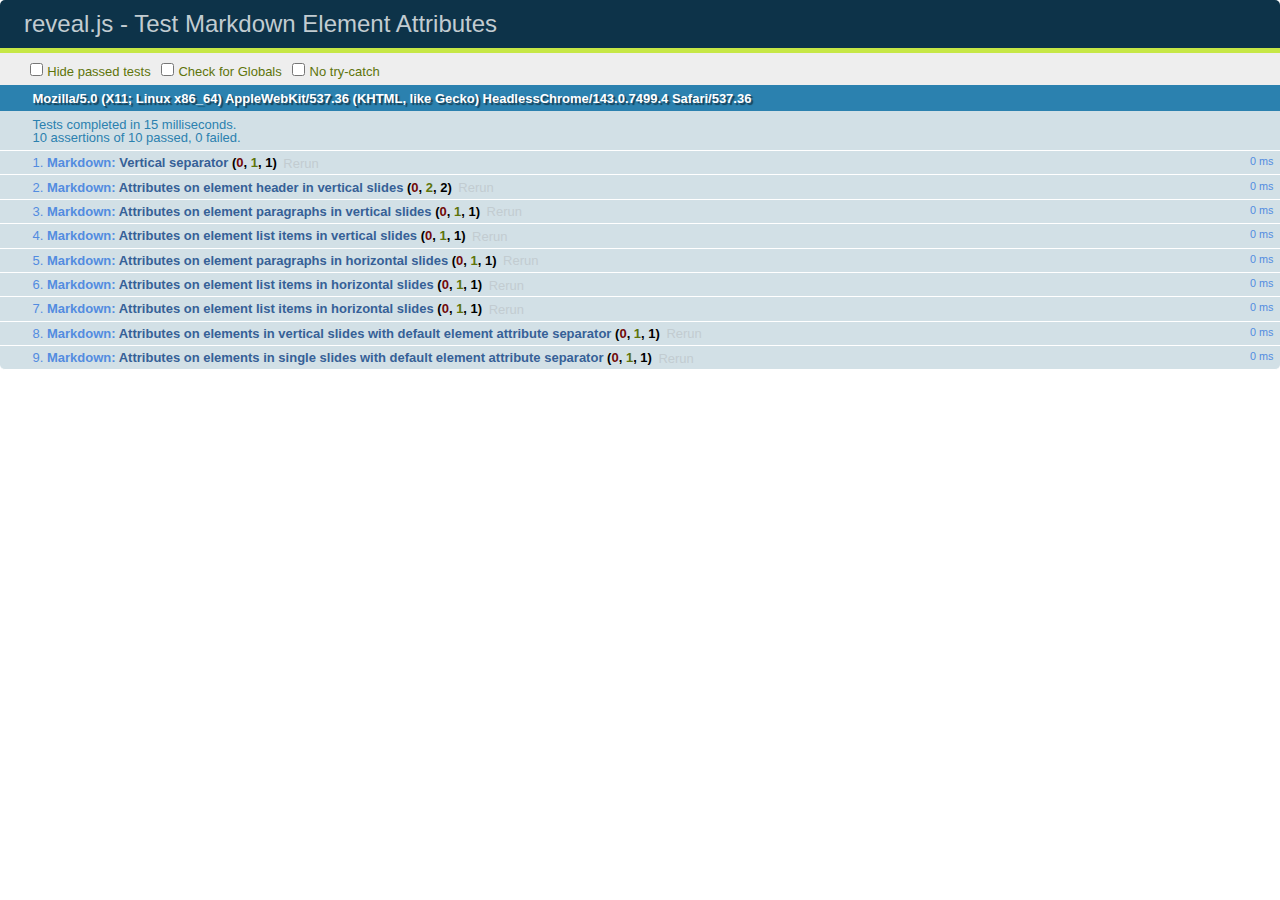
<file: test/test-markdown-element-attributes.html>
<!doctype html>
<html lang="en">

	<head>
		<meta charset="utf-8">

		<title>reveal.js - Test Markdown Element Attributes</title>

		<link rel="stylesheet" href="../css/reveal.css">
		<link rel="stylesheet" href="qunit-1.12.0.css">
	</head>

	<body style="overflow: auto;">

		<div id="qunit"></div>
		<div id="qunit-fixture"></div>

		<div class="reveal" style="display: none;">

			<div class="slides">

				<!-- <section data-markdown="example.md" data-separator="^\n\n\n" data-separator-vertical="^\n\n"></section> -->

				<!-- Slides are separated by newline + three dashes + newline, vertical slides identical but two dashes -->
				<section data-markdown data-separator="^\n---\n$" data-separator-vertical="^\n--\n$" data-element-attributes="{_\s*?([^}]+?)}">>
					<script type="text/template">
						## Slide 1.1
						<!-- {_class="fragment fade-out" data-fragment-index="1"} -->

						--

						## Slide 1.2
						<!-- {_class="fragment shrink"} -->

						Paragraph 1
						<!-- {_class="fragment grow"} -->

						Paragraph 2
						<!-- {_class="fragment grow"} -->

						- list item 1 <!-- {_class="fragment grow"} -->
						- list item 2 <!-- {_class="fragment grow"} -->
						- list item 3 <!-- {_class="fragment grow"} -->


						---

						## Slide 2


						Paragraph 1.2  
						multi-line <!-- {_class="fragment highlight-red"} -->

						Paragraph 2.2 <!-- {_class="fragment highlight-red"} -->

						Paragraph 2.3 <!-- {_class="fragment highlight-red"} -->

						Paragraph 2.4 <!-- {_class="fragment highlight-red"} -->

						- list item 1 <!-- {_class="fragment highlight-green"} -->
						- list item 2<!-- {_class="fragment highlight-green"} -->
						- list item 3<!-- {_class="fragment highlight-green"} -->
						- list item 4
						<!-- {_class="fragment highlight-green"} -->
						- list item 5<!-- {_class="fragment highlight-green"} -->

						Test

						![Example Picture](examples/assets/image2.png)
						<!-- {_class="reveal stretch"} -->

					</script>
				</section>



				<section 	data-markdown data-separator="^\n\n\n"
									data-separator-vertical="^\n\n"
									data-separator-notes="^Note:"
									data-charset="utf-8">
					<script type="text/template">
						# Test attributes in Markdown with default separator
						## Slide 1 Def <!-- .element: class="fragment highlight-red" data-fragment-index="1" -->


						## Slide 2 Def
						<!-- .element: class="fragment highlight-red" -->

					</script>
				</section>

				<section data-markdown>
				  <script type="text/template">
					## Hello world
					A paragraph
					<!-- .element: class="fragment highlight-blue" -->
				  </script>
				</section>

				<section data-markdown>
				  <script type="text/template">
					## Hello world

					Multiple  
					Line
					<!-- .element: class="fragment highlight-blue" -->
				  </script>
				</section>

				<section data-markdown>
				  <script type="text/template">
					## Hello world

					Test<!-- .element: class="fragment highlight-blue" -->

					More Test
				  </script>
				</section>


			</div>

		</div>

		<script src="../lib/js/head.min.js"></script>
		<script src="../js/reveal.js"></script>
		<script src="../plugin/markdown/marked.js"></script>
		<script src="../plugin/markdown/markdown.js"></script>
		<script src="qunit-1.12.0.js"></script>

		<script src="test-markdown-element-attributes.js"></script>

	</body>
</html>
</file>
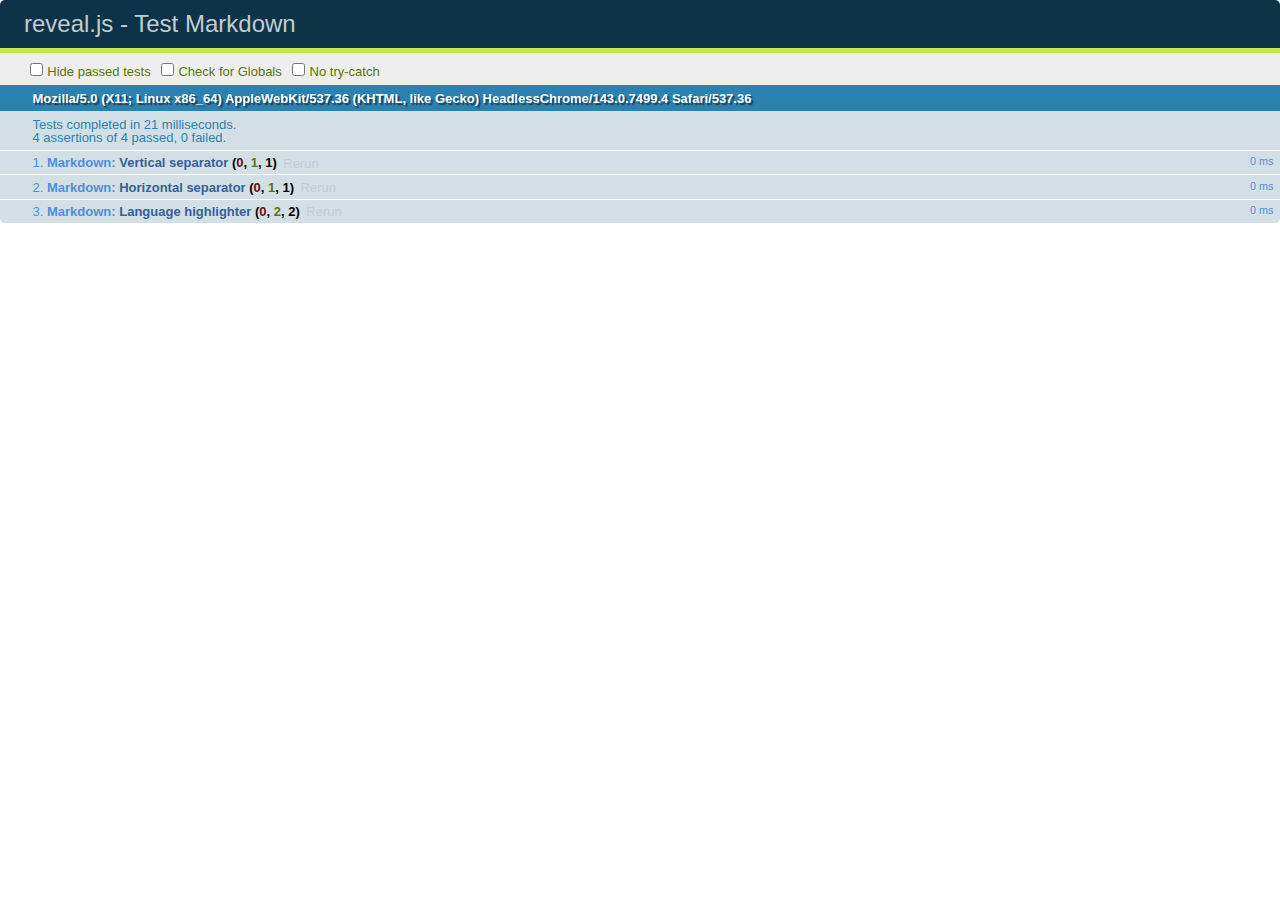
<file: test/test-markdown-external.html>
<!doctype html>
<html lang="en">

	<head>
		<meta charset="utf-8">

		<title>reveal.js - Test Markdown</title>

		<link rel="stylesheet" href="../css/reveal.css">
		<link rel="stylesheet" href="qunit-1.12.0.css">
	</head>

	<body style="overflow: auto;">

		<div id="qunit"></div>
  		<div id="qunit-fixture"></div>

		<div class="reveal" style="display: none;">

			<div class="slides">
				<section data-markdown="simple.md" data-separator="^\n\n\n" data-separator-vertical="^\n\n"></section>
			</div>

		</div>

		<script src="../lib/js/head.min.js"></script>
		<script src="../js/reveal.js"></script>
		<script src="../plugin/highlight/highlight.js"></script>
		<script src="../plugin/markdown/marked.js"></script>
		<script src="../plugin/markdown/markdown.js"></script>
		<script src="qunit-1.12.0.js"></script>

		<script src="test-markdown-external.js"></script>

	</body>
</html>
</file>
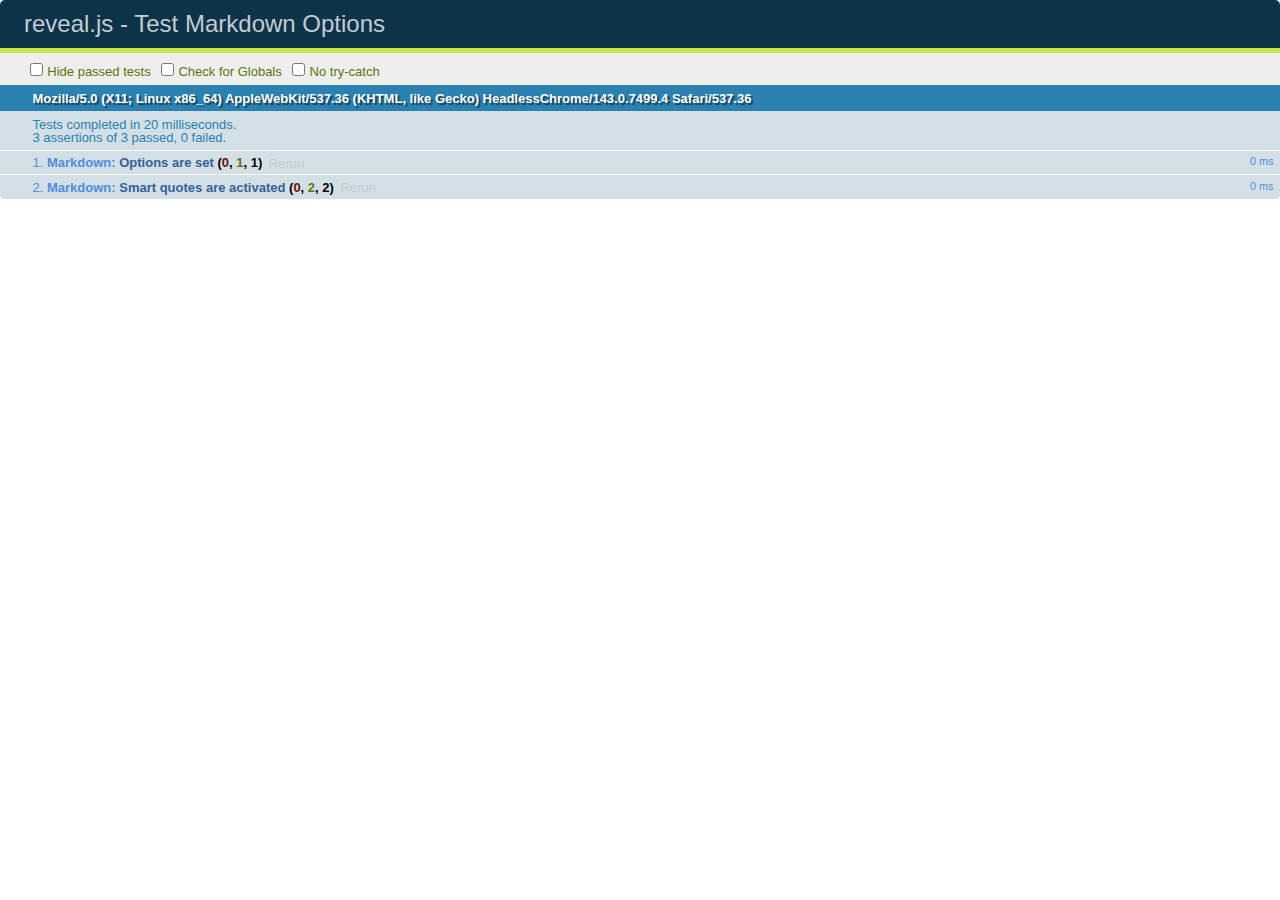
<file: test/test-markdown-options.html>
<!doctype html>
<html lang="en">

	<head>
		<meta charset="utf-8">

		<title>reveal.js - Test Markdown Options</title>

		<link rel="stylesheet" href="../css/reveal.css">
		<link rel="stylesheet" href="qunit-1.12.0.css">
	</head>

	<body style="overflow: auto;">

		<div id="qunit"></div>
		<div id="qunit-fixture"></div>

		<div class="reveal" style="display: none;">

			<div class="slides">

				<section data-markdown>
					<script type="text/template">
						## Testing Markdown Options

						This "slide" should contain 'smart' quotes.
					</script>
				</section>

			</div>

		</div>

		<script src="../lib/js/head.min.js"></script>
		<script src="../js/reveal.js"></script>
		<script src="qunit-1.12.0.js"></script>

		<script src="test-markdown-options.js"></script>

	</body>
</html>
</file>
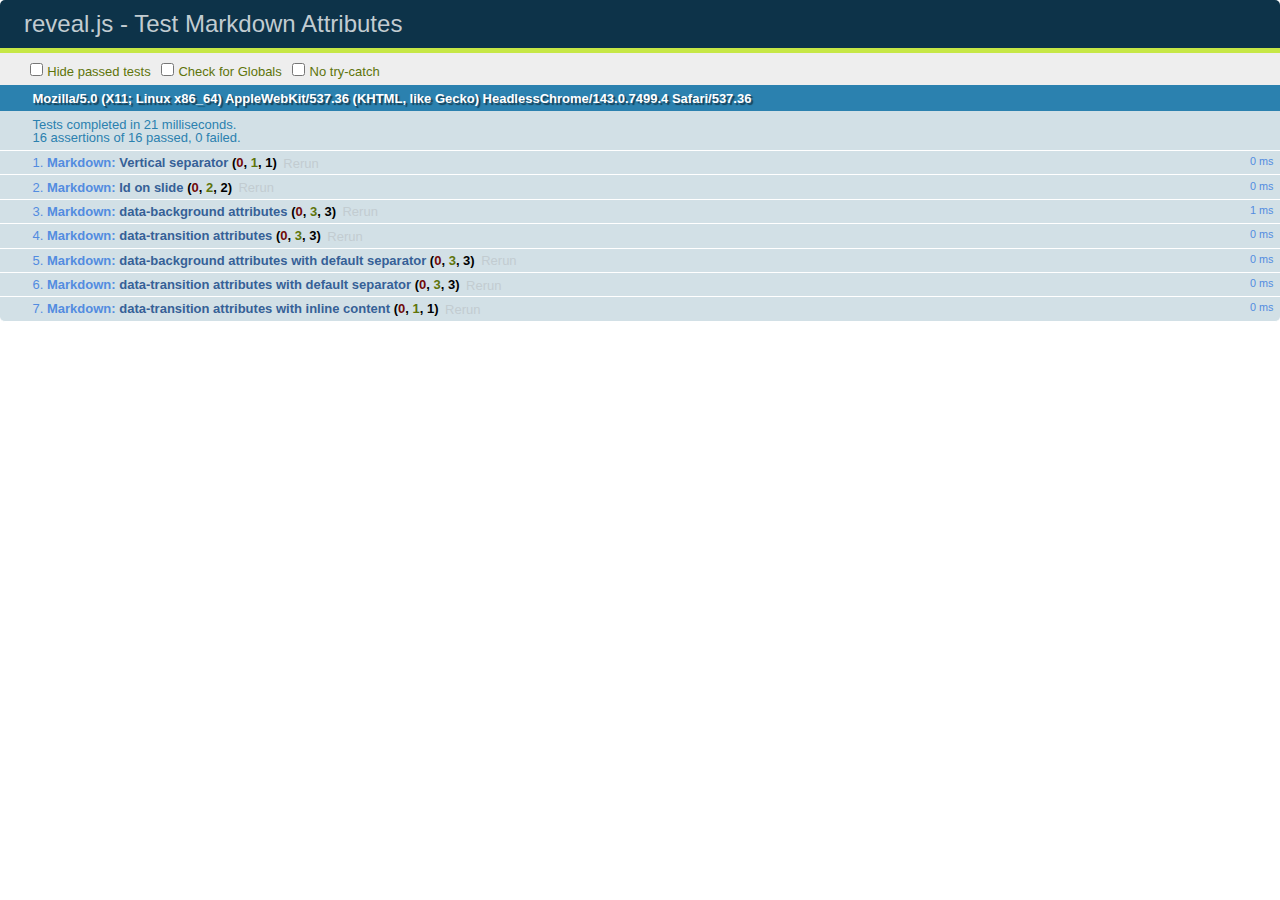
<file: test/test-markdown-slide-attributes.html>
<!doctype html>
<html lang="en">

	<head>
		<meta charset="utf-8">

		<title>reveal.js - Test Markdown Attributes</title>

		<link rel="stylesheet" href="../css/reveal.css">
		<link rel="stylesheet" href="qunit-1.12.0.css">
	</head>

	<body style="overflow: auto;">

		<div id="qunit"></div>
		<div id="qunit-fixture"></div>

		<div class="reveal" style="display: none;">

			<div class="slides">

				<!-- <section data-markdown="example.md" data-separator="^\n\n\n" data-separator-vertical="^\n\n"></section> -->

				<!-- Slides are separated by three lines, vertical slides by two lines, attributes are one any line starting with (spaces and) two dashes -->
				<section 	data-markdown data-separator="^\n\n\n"
									data-separator-vertical="^\n\n"
									data-separator-notes="^Note:"
									data-attributes="--\s(.*?)$"
									data-charset="utf-8">
					<script type="text/template">
						# Test attributes in Markdown
						## Slide 1



						## Slide 2
						<!-- -- id="slide2" data-transition="zoom" data-background="#A0C66B" -->


						## Slide 2.1
						<!-- -- data-background="#ff0000" data-transition="fade" -->


						## Slide 2.2
						[Link to Slide2](#/slide2)



						## Slide 3
						<!-- -- data-transition="zoom" data-background="#C6916B" -->



						## Slide 4
					</script>
				</section>

				<section 	data-markdown data-separator="^\n\n\n"
									data-separator-vertical="^\n\n"
									data-separator-notes="^Note:"
									data-charset="utf-8">
					<script type="text/template">
						# Test attributes in Markdown with default separator
						## Slide 1 Def



						## Slide 2 Def
						<!-- .slide: id="slide2def" data-transition="concave" data-background="#A7C66B" -->


						## Slide 2.1 Def
						<!-- .slide: data-background="#f70000" data-transition="page" -->


						## Slide 2.2 Def
						[Link to Slide2](#/slide2def)



						## Slide 3 Def
						<!-- .slide: data-transition="concave" data-background="#C7916B" -->



						## Slide 4
					</script>
				</section>

				<section data-markdown>
					<script type="text/template">
						<!-- .slide: data-background="#ff0000" -->
						## Hello world
					</script>
				</section>

				<section data-markdown>
					<script type="text/template">
						## Hello world
						<!-- .slide: data-background="#ff0000" -->
					</script>
				</section>

				<section data-markdown>
					<script type="text/template">
						## Hello world

						Test
						<!-- .slide: data-background="#ff0000" -->

						More Test
					</script>
				</section>

			</div>

		</div>

		<script src="../lib/js/head.min.js"></script>
		<script src="../js/reveal.js"></script>
		<script src="../plugin/markdown/marked.js"></script>
		<script src="../plugin/markdown/markdown.js"></script>
		<script src="qunit-1.12.0.js"></script>

		<script src="test-markdown-slide-attributes.js"></script>

	</body>
</html>
</file>
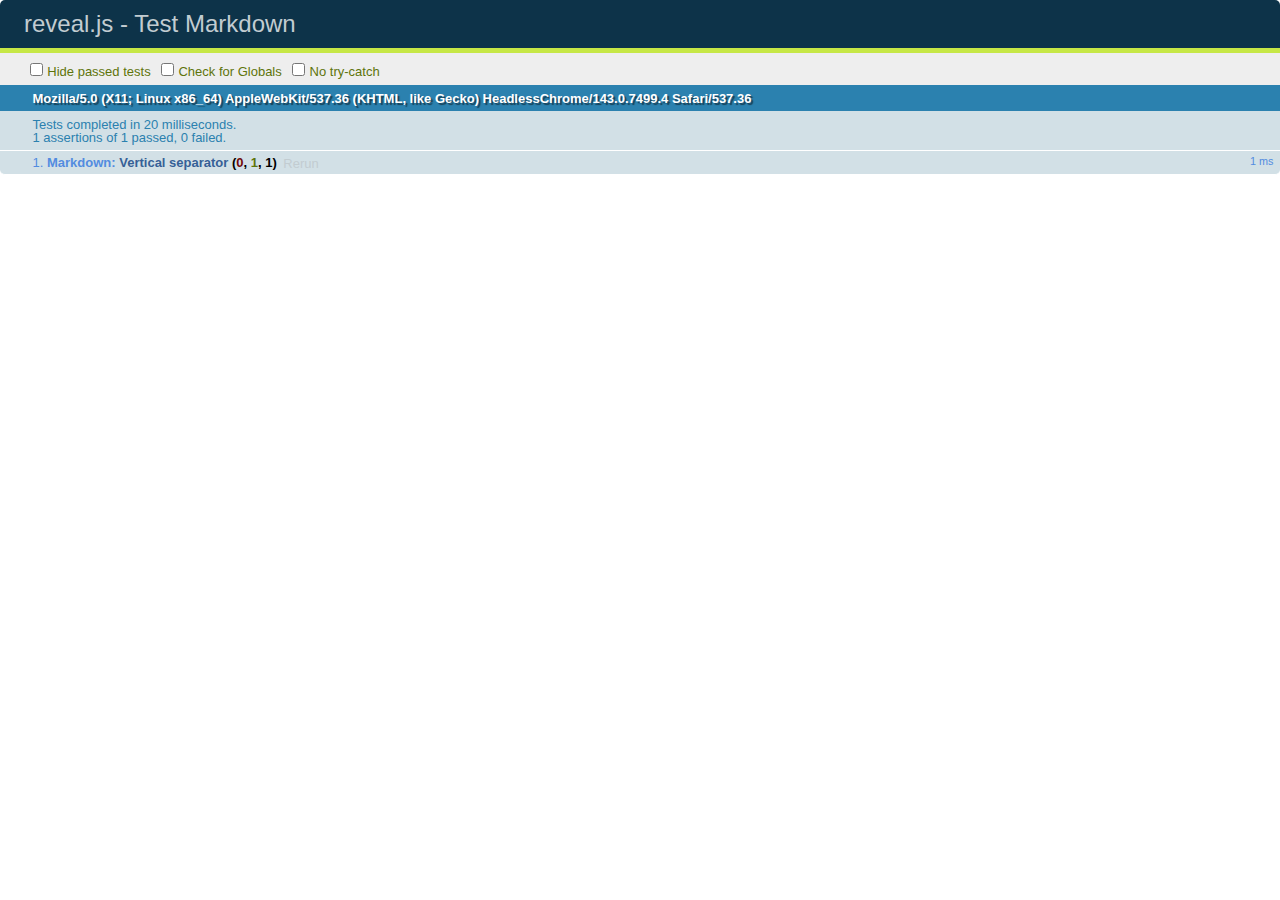
<file: test/test-markdown.html>
<!doctype html>
<html lang="en">

	<head>
		<meta charset="utf-8">

		<title>reveal.js - Test Markdown</title>

		<link rel="stylesheet" href="../css/reveal.css">
		<link rel="stylesheet" href="qunit-1.12.0.css">
	</head>

	<body style="overflow: auto;">

		<div id="qunit"></div>
		<div id="qunit-fixture"></div>

		<div class="reveal" style="display: none;">

			<div class="slides">

				<!-- <section data-markdown="example.md" data-separator="^\n\n\n" data-separator-vertical="^\n\n"></section> -->

				<!-- Slides are separated by newline + three dashes + newline, vertical slides identical but two dashes -->
				<section data-markdown data-separator="^\n---\n$" data-separator-vertical="^\n--\n$">
					<script type="text/template">
						## Slide 1.1

						--

						## Slide 1.2

						---

						## Slide 2
					</script>
				</section>

			</div>

		</div>

		<script src="../lib/js/head.min.js"></script>
		<script src="../js/reveal.js"></script>
		<script src="../plugin/markdown/marked.js"></script>
		<script src="../plugin/markdown/markdown.js"></script>
		<script src="qunit-1.12.0.js"></script>

		<script src="test-markdown.js"></script>

	</body>
</html>
</file>
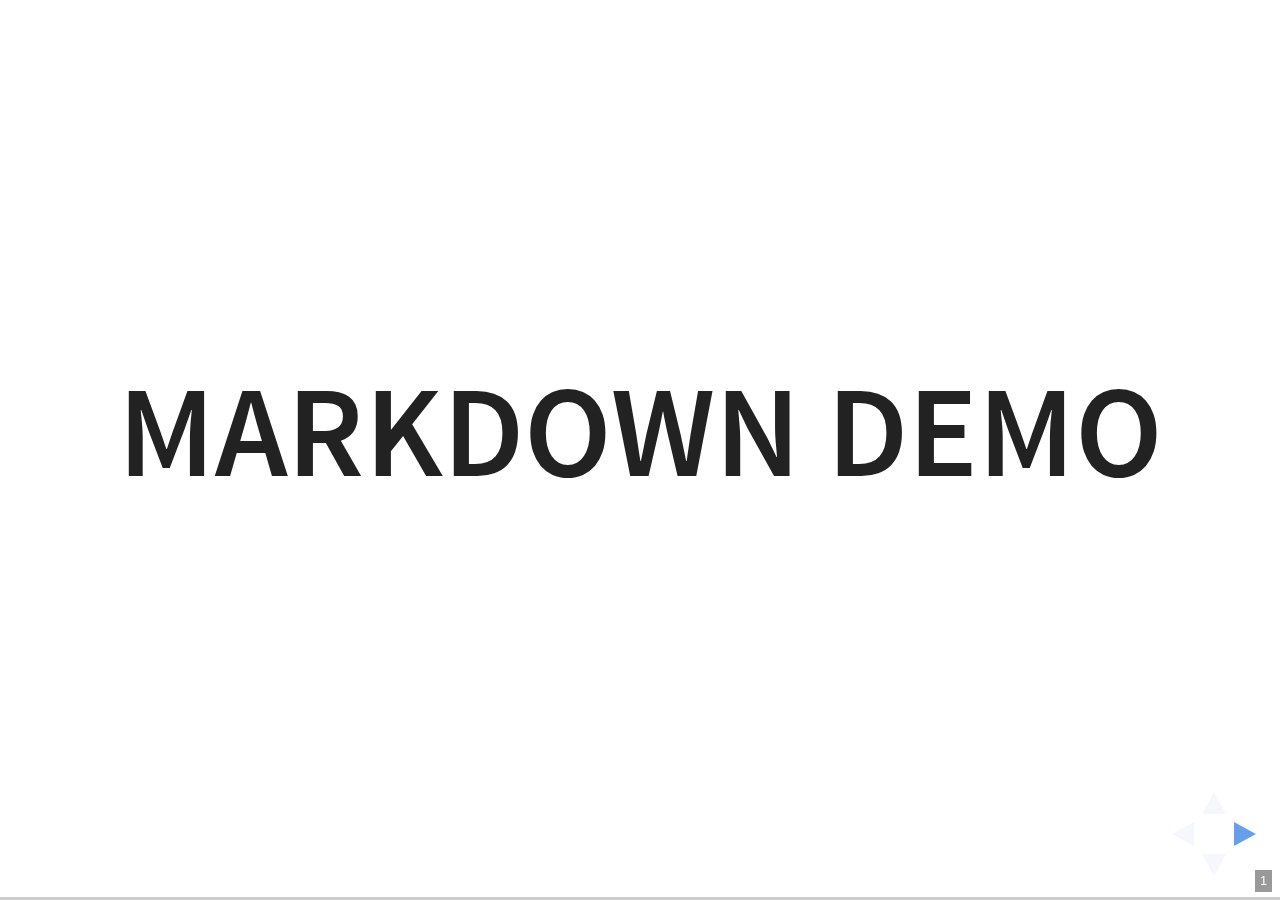
<file: plugin/markdown/example.html>
<!doctype html>
<html lang="en">

	<head>
		<meta charset="utf-8">

		<title>reveal.js - Markdown Demo</title>

		<link rel="stylesheet" href="../../css/reveal.css">
		<link rel="stylesheet" href="../../css/theme/white.css" id="theme">

        <link rel="stylesheet" href="../../lib/css/zenburn.css">
	</head>

	<body>

		<div class="reveal">

			<div class="slides">

                <!-- Use external markdown resource, separate slides by three newlines; vertical slides by two newlines -->
                <section data-markdown="example.md" data-separator="^\n\n\n" data-separator-vertical="^\n\n"></section>

                <!-- Slides are separated by three dashes (quick 'n dirty regular expression) -->
                <section data-markdown data-separator="---">
                    <script type="text/template">
                        ## Demo 1
                        Slide 1
                        ---
                        ## Demo 1
                        Slide 2
                        ---
                        ## Demo 1
                        Slide 3
                    </script>
                </section>

                <!-- Slides are separated by newline + three dashes + newline, vertical slides identical but two dashes -->
                <section data-markdown data-separator="^\n---\n$" data-separator-vertical="^\n--\n$">
                    <script type="text/template">
                        ## Demo 2
                        Slide 1.1

                        --

                        ## Demo 2
                        Slide 1.2

                        ---

                        ## Demo 2
                        Slide 2
                    </script>
                </section>

                <!-- No "extra" slides, since there are no separators defined (so they'll become horizontal rulers) -->
                <section data-markdown>
                    <script type="text/template">
                        A

                        ---

                        B

                        ---

                        C
                    </script>
                </section>

                <!-- Slide attributes -->
                <section data-markdown>
                    <script type="text/template">
                        <!-- .slide: data-background="#000000" -->
                        ## Slide attributes
                    </script>
                </section>

                <!-- Element attributes -->
                <section data-markdown>
                    <script type="text/template">
                        ## Element attributes
                        - Item 1 <!-- .element: class="fragment" data-fragment-index="2" -->
                        - Item 2 <!-- .element: class="fragment" data-fragment-index="1" -->
                    </script>
                </section>

                <!-- Code -->
                <section data-markdown>
                    <script type="text/template">
                        ```php
                        public function foo()
                        {
                            $foo = array(
                                'bar' => 'bar'
                            )
                        }
                        ```
                    </script>
                </section>

            </div>
		</div>

		<script src="../../lib/js/head.min.js"></script>
		<script src="../../js/reveal.js"></script>

		<script>

			Reveal.initialize({
				controls: true,
				progress: true,
				history: true,
				center: true,

				// Optional libraries used to extend on reveal.js
				dependencies: [
					{ src: '../../lib/js/classList.js', condition: function() { return !document.body.classList; } },
					{ src: 'marked.js', condition: function() { return !!document.querySelector( '[data-markdown]' ); } },
                    { src: 'markdown.js', condition: function() { return !!document.querySelector( '[data-markdown]' ); } },
                    { src: '../highlight/highlight.js', async: true, callback: function() { hljs.initHighlightingOnLoad(); } },
					{ src: '../notes/notes.js' }
				]
			});

		</script>

	</body>
</html>
</file>
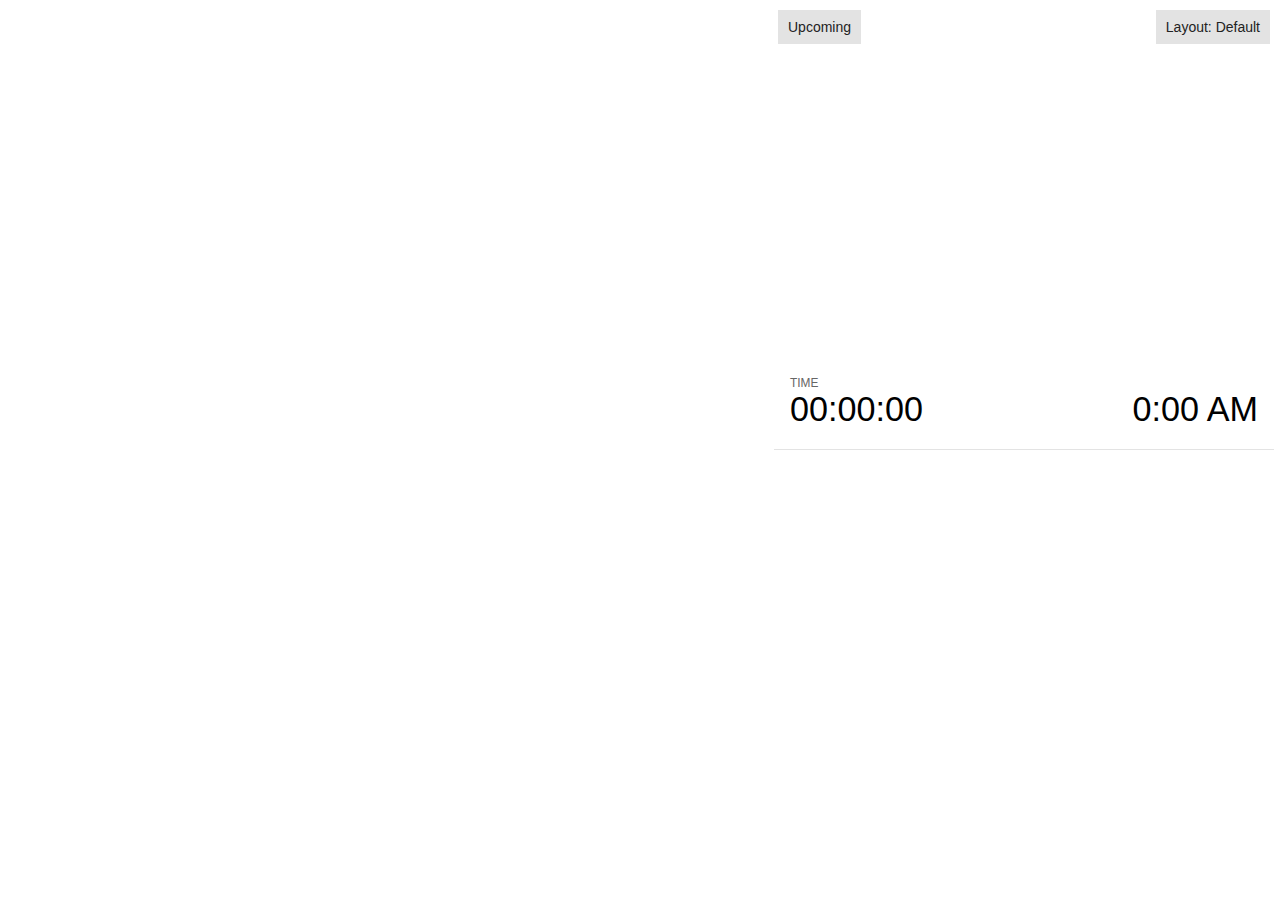
<file: plugin/notes/notes.html>
<!doctype html>
<html lang="en">
	<head>
		<meta charset="utf-8">

		<title>reveal.js - Slide Notes</title>

		<style>
			body {
				font-family: Helvetica;
				font-size: 18px;
			}

			#current-slide,
			#upcoming-slide,
			#speaker-controls {
				padding: 6px;
				box-sizing: border-box;
				-moz-box-sizing: border-box;
			}

			#current-slide iframe,
			#upcoming-slide iframe {
				width: 100%;
				height: 100%;
				border: 1px solid #ddd;
			}

			#current-slide .label,
			#upcoming-slide .label {
				position: absolute;
				top: 10px;
				left: 10px;
				z-index: 2;
			}

			.overlay-element {
				height: 34px;
				line-height: 34px;
				padding: 0 10px;
				text-shadow: none;
				background: rgba( 220, 220, 220, 0.8 );
				color: #222;
				font-size: 14px;
			}

			.overlay-element.interactive:hover {
				background: rgba( 220, 220, 220, 1 );
			}

			#current-slide {
				position: absolute;
				width: 60%;
				height: 100%;
				top: 0;
				left: 0;
				padding-right: 0;
			}

			#upcoming-slide {
				position: absolute;
				width: 40%;
				height: 40%;
				right: 0;
				top: 0;
			}

			/* Speaker controls */
			#speaker-controls {
				position: absolute;
				top: 40%;
				right: 0;
				width: 40%;
				height: 60%;
				overflow: auto;
				font-size: 18px;
			}

				.speaker-controls-time.hidden,
				.speaker-controls-notes.hidden {
					display: none;
				}

				.speaker-controls-time .label,
				.speaker-controls-notes .label {
					text-transform: uppercase;
					font-weight: normal;
					font-size: 0.66em;
					color: #666;
					margin: 0;
				}

				.speaker-controls-time {
					border-bottom: 1px solid rgba( 200, 200, 200, 0.5 );
					margin-bottom: 10px;
					padding: 10px 16px;
					padding-bottom: 20px;
					cursor: pointer;
				}

				.speaker-controls-time .reset-button {
					opacity: 0;
					float: right;
					color: #666;
					text-decoration: none;
				}
				.speaker-controls-time:hover .reset-button {
					opacity: 1;
				}

				.speaker-controls-time .timer,
				.speaker-controls-time .clock {
					width: 50%;
					font-size: 1.9em;
				}

				.speaker-controls-time .timer {
					float: left;
				}

				.speaker-controls-time .clock {
					float: right;
					text-align: right;
				}

				.speaker-controls-time span.mute {
					color: #bbb;
				}

				.speaker-controls-notes {
					padding: 10px 16px;
				}

				.speaker-controls-notes .value {
					margin-top: 5px;
					line-height: 1.4;
					font-size: 1.2em;
				}

			/* Layout selector */
			#speaker-layout {
				position: absolute;
				top: 10px;
				right: 10px;
				color: #222;
				z-index: 10;
			}
				#speaker-layout select {
					position: absolute;
					width: 100%;
					height: 100%;
					top: 0;
					left: 0;
					border: 0;
					box-shadow: 0;
					cursor: pointer;
					opacity: 0;

					font-size: 1em;
					background-color: transparent;

					-moz-appearance: none;
					-webkit-appearance: none;
					-webkit-tap-highlight-color: rgba(0, 0, 0, 0);
				}

				#speaker-layout select:focus {
					outline: none;
					box-shadow: none;
				}

			.clear {
				clear: both;
			}

			/* Speaker layout: Wide */
			body[data-speaker-layout="wide"] #current-slide,
			body[data-speaker-layout="wide"] #upcoming-slide {
				width: 50%;
				height: 45%;
				padding: 6px;
			}

			body[data-speaker-layout="wide"] #current-slide {
				top: 0;
				left: 0;
			}

			body[data-speaker-layout="wide"] #upcoming-slide {
				top: 0;
				left: 50%;
			}

			body[data-speaker-layout="wide"] #speaker-controls {
				top: 45%;
				left: 0;
				width: 100%;
				height: 50%;
				font-size: 1.25em;
			}

			/* Speaker layout: Tall */
			body[data-speaker-layout="tall"] #current-slide,
			body[data-speaker-layout="tall"] #upcoming-slide {
				width: 45%;
				height: 50%;
				padding: 6px;
			}

			body[data-speaker-layout="tall"] #current-slide {
				top: 0;
				left: 0;
			}

			body[data-speaker-layout="tall"] #upcoming-slide {
				top: 50%;
				left: 0;
			}

			body[data-speaker-layout="tall"] #speaker-controls {
				padding-top: 40px;
				top: 0;
				left: 45%;
				width: 55%;
				height: 100%;
				font-size: 1.25em;
			}

			/* Speaker layout: Notes only */
			body[data-speaker-layout="notes-only"] #current-slide,
			body[data-speaker-layout="notes-only"] #upcoming-slide {
				display: none;
			}

			body[data-speaker-layout="notes-only"] #speaker-controls {
				padding-top: 40px;
				top: 0;
				left: 0;
				width: 100%;
				height: 100%;
				font-size: 1.25em;
			}

			@media screen and (max-width: 1080px) {
				body[data-speaker-layout="default"] #speaker-controls {
					font-size: 16px;
				}
			}

			@media screen and (max-width: 900px) {
				body[data-speaker-layout="default"] #speaker-controls {
					font-size: 14px;
				}
			}

			@media screen and (max-width: 800px) {
				body[data-speaker-layout="default"] #speaker-controls {
					font-size: 12px;
				}
			}

		</style>
	</head>

	<body>

		<div id="current-slide"></div>
		<div id="upcoming-slide"><span class="overlay-element label">Upcoming</span></div>
		<div id="speaker-controls">
			<div class="speaker-controls-time">
				<h4 class="label">Time <span class="reset-button">Click to Reset</span></h4>
				<div class="clock">
					<span class="clock-value">0:00 AM</span>
				</div>
				<div class="timer">
					<span class="hours-value">00</span><span class="minutes-value">:00</span><span class="seconds-value">:00</span>
				</div>
				<div class="clear"></div>
			</div>

			<div class="speaker-controls-notes hidden">
				<h4 class="label">Notes</h4>
				<div class="value"></div>
			</div>
		</div>
		<div id="speaker-layout" class="overlay-element interactive">
			<span class="speaker-layout-label"></span>
			<select class="speaker-layout-dropdown"></select>
		</div>

		<script src="../../plugin/markdown/marked.js"></script>
		<script>

			(function() {

				var notes,
					notesValue,
					currentState,
					currentSlide,
					upcomingSlide,
					layoutLabel,
					layoutDropdown,
					connected = false;

				var SPEAKER_LAYOUTS = {
					'default': 'Default',
					'wide': 'Wide',
					'tall': 'Tall',
					'notes-only': 'Notes only'
				};

				setupLayout();

				window.addEventListener( 'message', function( event ) {

					var data = JSON.parse( event.data );

					// The overview mode is only useful to the reveal.js instance
					// where navigation occurs so we don't sync it
					if( data.state ) delete data.state.overview;

					// Messages sent by the notes plugin inside of the main window
					if( data && data.namespace === 'reveal-notes' ) {
						if( data.type === 'connect' ) {
							handleConnectMessage( data );
						}
						else if( data.type === 'state' ) {
							handleStateMessage( data );
						}
					}
					// Messages sent by the reveal.js inside of the current slide preview
					else if( data && data.namespace === 'reveal' ) {
						if( /ready/.test( data.eventName ) ) {
							// Send a message back to notify that the handshake is complete
							window.opener.postMessage( JSON.stringify({ namespace: 'reveal-notes', type: 'connected'} ), '*' );
						}
						else if( /slidechanged|fragmentshown|fragmenthidden|paused|resumed/.test( data.eventName ) && currentState !== JSON.stringify( data.state ) ) {

							window.opener.postMessage( JSON.stringify({ method: 'setState', args: [ data.state ]} ), '*' );

						}
					}

				} );

				/**
				 * Called when the main window is trying to establish a
				 * connection.
				 */
				function handleConnectMessage( data ) {

					if( connected === false ) {
						connected = true;

						setupIframes( data );
						setupKeyboard();
						setupNotes();
						setupTimer();
					}

				}

				/**
				 * Called when the main window sends an updated state.
				 */
				function handleStateMessage( data ) {

					// Store the most recently set state to avoid circular loops
					// applying the same state
					currentState = JSON.stringify( data.state );

					// No need for updating the notes in case of fragment changes
					if ( data.notes ) {
						notes.classList.remove( 'hidden' );
						notesValue.style.whiteSpace = data.whitespace;
						if( data.markdown ) {
							notesValue.innerHTML = marked( data.notes );
						}
						else {
							notesValue.innerHTML = data.notes;
						}
					}
					else {
						notes.classList.add( 'hidden' );
					}

					// Update the note slides
					currentSlide.contentWindow.postMessage( JSON.stringify({ method: 'setState', args: [ data.state ] }), '*' );
					upcomingSlide.contentWindow.postMessage( JSON.stringify({ method: 'setState', args: [ data.state ] }), '*' );
					upcomingSlide.contentWindow.postMessage( JSON.stringify({ method: 'next' }), '*' );

				}

				// Limit to max one state update per X ms
				handleStateMessage = debounce( handleStateMessage, 200 );

				/**
				 * Forward keyboard events to the current slide window.
				 * This enables keyboard events to work even if focus
				 * isn't set on the current slide iframe.
				 */
				function setupKeyboard() {

					document.addEventListener( 'keydown', function( event ) {
						currentSlide.contentWindow.postMessage( JSON.stringify({ method: 'triggerKey', args: [ event.keyCode ] }), '*' );
					} );

				}

				/**
				 * Creates the preview iframes.
				 */
				function setupIframes( data ) {

					var params = [
						'receiver',
						'progress=false',
						'history=false',
						'transition=none',
						'autoSlide=0',
						'backgroundTransition=none'
					].join( '&' );

					var urlSeparator = /\?/.test(data.url) ? '&' : '?';
					var hash = '#/' + data.state.indexh + '/' + data.state.indexv;
					var currentURL = data.url + urlSeparator + params + '&postMessageEvents=true' + hash;
					var upcomingURL = data.url + urlSeparator + params + '&controls=false' + hash;

					currentSlide = document.createElement( 'iframe' );
					currentSlide.setAttribute( 'width', 1280 );
					currentSlide.setAttribute( 'height', 1024 );
					currentSlide.setAttribute( 'src', currentURL );
					document.querySelector( '#current-slide' ).appendChild( currentSlide );

					upcomingSlide = document.createElement( 'iframe' );
					upcomingSlide.setAttribute( 'width', 640 );
					upcomingSlide.setAttribute( 'height', 512 );
					upcomingSlide.setAttribute( 'src', upcomingURL );
					document.querySelector( '#upcoming-slide' ).appendChild( upcomingSlide );

				}

				/**
				 * Setup the notes UI.
				 */
				function setupNotes() {

					notes = document.querySelector( '.speaker-controls-notes' );
					notesValue = document.querySelector( '.speaker-controls-notes .value' );

				}

				/**
				 * Create the timer and clock and start updating them
				 * at an interval.
				 */
				function setupTimer() {

					var start = new Date(),
						timeEl = document.querySelector( '.speaker-controls-time' ),
						clockEl = timeEl.querySelector( '.clock-value' ),
						hoursEl = timeEl.querySelector( '.hours-value' ),
						minutesEl = timeEl.querySelector( '.minutes-value' ),
						secondsEl = timeEl.querySelector( '.seconds-value' );

					function _updateTimer() {

						var diff, hours, minutes, seconds,
							now = new Date();

						diff = now.getTime() - start.getTime();
						hours = Math.floor( diff / ( 1000 * 60 * 60 ) );
						minutes = Math.floor( ( diff / ( 1000 * 60 ) ) % 60 );
						seconds = Math.floor( ( diff / 1000 ) % 60 );

						clockEl.innerHTML = now.toLocaleTimeString( 'en-US', { hour12: true, hour: '2-digit', minute:'2-digit' } );
						hoursEl.innerHTML = zeroPadInteger( hours );
						hoursEl.className = hours > 0 ? '' : 'mute';
						minutesEl.innerHTML = ':' + zeroPadInteger( minutes );
						minutesEl.className = minutes > 0 ? '' : 'mute';
						secondsEl.innerHTML = ':' + zeroPadInteger( seconds );

					}

					// Update once directly
					_updateTimer();

					// Then update every second
					setInterval( _updateTimer, 1000 );

					timeEl.addEventListener( 'click', function() {
						start = new Date();
						_updateTimer();
						return false;
					} );

				}

				/**
				 * Sets up the speaker view layout and layout selector.
				 */
				function setupLayout() {

					layoutDropdown = document.querySelector( '.speaker-layout-dropdown' );
					layoutLabel = document.querySelector( '.speaker-layout-label' );

					// Render the list of available layouts
					for( var id in SPEAKER_LAYOUTS ) {
						var option = document.createElement( 'option' );
						option.setAttribute( 'value', id );
						option.textContent = SPEAKER_LAYOUTS[ id ];
						layoutDropdown.appendChild( option );
					}

					// Monitor the dropdown for changes
					layoutDropdown.addEventListener( 'change', function( event ) {

						setLayout( layoutDropdown.value );

					}, false );

					// Restore any currently persisted layout
					setLayout( getLayout() );

				}

				/**
				 * Sets a new speaker view layout. The layout is persisted
				 * in local storage.
				 */
				function setLayout( value ) {

					var title = SPEAKER_LAYOUTS[ value ];

					layoutLabel.innerHTML = 'Layout' + ( title ? ( ': ' + title ) : '' );
					layoutDropdown.value = value;

					document.body.setAttribute( 'data-speaker-layout', value );

					// Persist locally
					if( window.localStorage ) {
						window.localStorage.setItem( 'reveal-speaker-layout', value );
					}

				}

				/**
				 * Returns the ID of the most recently set speaker layout
				 * or our default layout if none has been set.
				 */
				function getLayout() {

					if( window.localStorage ) {
						var layout = window.localStorage.getItem( 'reveal-speaker-layout' );
						if( layout ) {
							return layout;
						}
					}

					// Default to the first record in the layouts hash
					for( var id in SPEAKER_LAYOUTS ) {
						return id;
					}

				}

				function zeroPadInteger( num ) {

					var str = '00' + parseInt( num );
					return str.substring( str.length - 2 );

				}

				/**
				 * Limits the frequency at which a function can be called.
				 */
				function debounce( fn, ms ) {

					var lastTime = 0,
						timeout;

					return function() {

						var args = arguments;
						var context = this;

						clearTimeout( timeout );

						var timeSinceLastCall = Date.now() - lastTime;
						if( timeSinceLastCall > ms ) {
							fn.apply( context, args );
							lastTime = Date.now();
						}
						else {
							timeout = setTimeout( function() {
								fn.apply( context, args );
								lastTime = Date.now();
							}, ms - timeSinceLastCall );
						}

					}

				}

			})();

		</script>
	</body>
</html>
</file>
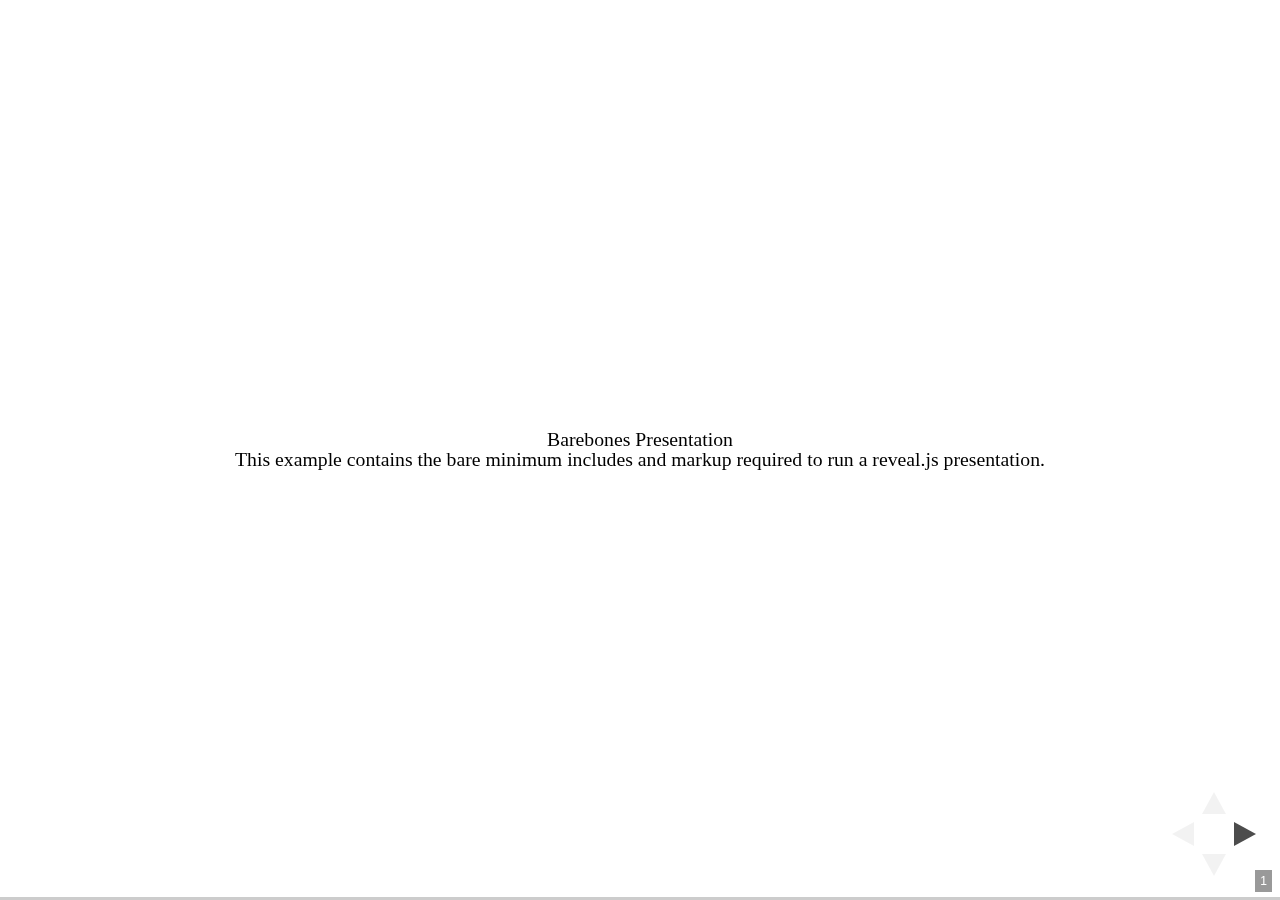
<file: test/examples/barebones.html>
<!doctype html>
<html lang="en">

	<head>
		<meta charset="utf-8">

		<title>reveal.js - Barebones</title>

		<link rel="stylesheet" href="../../css/reveal.css">
	</head>

	<body>

		<div class="reveal">

			<div class="slides">

				<section>
					<h2>Barebones Presentation</h2>
					<p>This example contains the bare minimum includes and markup required to run a reveal.js presentation.</p>
				</section>

				<section>
					<h2>No Theme</h2>
					<p>There's no theme included, so it will fall back on browser defaults.</p>
				</section>

			</div>

		</div>

		<script src="../../js/reveal.js"></script>

		<script>

			Reveal.initialize();

		</script>

	</body>
</html>
</file>
<file: css/theme/black.css>
/**
 * Black theme for reveal.js. This is the opposite of the 'white' theme.
 *
 * By Hakim El Hattab, http://hakim.se
 */
@import url(../../lib/font/source-sans-pro/source-sans-pro.css);
section.has-light-background, section.has-light-background h1, section.has-light-background h2, section.has-light-background h3, section.has-light-background h4, section.has-light-background h5, section.has-light-background h6 {
  color: #222; }

/*********************************************
 * GLOBAL STYLES
 *********************************************/
body {
  background: #222;
  background-color: #222; }

.reveal {
  font-family: "Source Sans Pro", Helvetica, sans-serif;
  font-size: 42px;
  font-weight: normal;
  color: #fff; }

::selection {
  color: #fff;
  background: #bee4fd;
  text-shadow: none; }

::-moz-selection {
  color: #fff;
  background: #bee4fd;
  text-shadow: none; }

.reveal .slides > section,
.reveal .slides > section > section {
  line-height: 1.3;
  font-weight: inherit; }

/*********************************************
 * HEADERS
 *********************************************/
.reveal h1,
.reveal h2,
.reveal h3,
.reveal h4,
.reveal h5,
.reveal h6 {
  margin: 0 0 20px 0;
  color: #fff;
  font-family: "Source Sans Pro", Helvetica, sans-serif;
  font-weight: 600;
  line-height: 1.2;
  letter-spacing: normal;
  text-transform: uppercase;
  text-shadow: none;
  word-wrap: break-word; }

.reveal h1 {
  font-size: 2.5em; }

.reveal h2 {
  font-size: 1.6em; }

.reveal h3 {
  font-size: 1.3em; }

.reveal h4 {
  font-size: 1em; }

.reveal h1 {
  text-shadow: none; }

/*********************************************
 * OTHER
 *********************************************/
.reveal p {
  margin: 20px 0;
  line-height: 1.3; }

/* Ensure certain elements are never larger than the slide itself */
.reveal img,
.reveal video,
.reveal iframe {
  max-width: 95%;
  max-height: 95%; }

.reveal strong,
.reveal b {
  font-weight: bold; }

.reveal em {
  font-style: italic; }

.reveal ol,
.reveal dl,
.reveal ul {
  display: inline-block;
  text-align: left;
  margin: 0 0 0 1em; }

.reveal ol {
  list-style-type: decimal; }

.reveal ul {
  list-style-type: disc; }

.reveal ul ul {
  list-style-type: square; }

.reveal ul ul ul {
  list-style-type: circle; }

.reveal ul ul,
.reveal ul ol,
.reveal ol ol,
.reveal ol ul {
  display: block;
  margin-left: 40px; }

.reveal dt {
  font-weight: bold; }

.reveal dd {
  margin-left: 40px; }

.reveal q,
.reveal blockquote {
  quotes: none; }

.reveal blockquote {
  display: block;
  position: relative;
  width: 70%;
  margin: 20px auto;
  padding: 5px;
  font-style: italic;
  background: rgba(255, 255, 255, 0.05);
  box-shadow: 0px 0px 2px rgba(0, 0, 0, 0.2); }

.reveal blockquote p:first-child,
.reveal blockquote p:last-child {
  display: inline-block; }

.reveal q {
  font-style: italic; }

.reveal pre {
  display: block;
  position: relative;
  width: 90%;
  margin: 20px auto;
  text-align: left;
  font-size: 0.55em;
  font-family: monospace;
  line-height: 1.2em;
  word-wrap: break-word;
  box-shadow: 0px 0px 6px rgba(0, 0, 0, 0.3); }

.reveal code {
  font-family: monospace; }

.reveal pre code {
  display: block;
  padding: 5px;
  overflow: auto;
  max-height: 400px;
  word-wrap: normal; }

.reveal table {
  margin: auto;
  border-collapse: collapse;
  border-spacing: 0; }

.reveal table th {
  font-weight: bold; }

.reveal table th,
.reveal table td {
  text-align: left;
  padding: 0.2em 0.5em 0.2em 0.5em;
  border-bottom: 1px solid; }

.reveal table th[align="center"],
.reveal table td[align="center"] {
  text-align: center; }

.reveal table th[align="right"],
.reveal table td[align="right"] {
  text-align: right; }

.reveal table tbody tr:last-child th,
.reveal table tbody tr:last-child td {
  border-bottom: none; }

.reveal sup {
  vertical-align: super; }

.reveal sub {
  vertical-align: sub; }

.reveal small {
  display: inline-block;
  font-size: 0.6em;
  line-height: 1.2em;
  vertical-align: top; }

.reveal small * {
  vertical-align: top; }

/*********************************************
 * LINKS
 *********************************************/
.reveal a {
  color: #42affa;
  text-decoration: none;
  -webkit-transition: color .15s ease;
  -moz-transition: color .15s ease;
  transition: color .15s ease; }

.reveal a:hover {
  color: #8dcffc;
  text-shadow: none;
  border: none; }

.reveal .roll span:after {
  color: #fff;
  background: #068de9; }

/*********************************************
 * IMAGES
 *********************************************/
.reveal section img {
  margin: 15px 0px;
  background: rgba(255, 255, 255, 0.12);
  border: 4px solid #fff;
  box-shadow: 0 0 10px rgba(0, 0, 0, 0.15); }

.reveal section img.plain {
  border: 0;
  box-shadow: none; }

.reveal a img {
  -webkit-transition: all .15s linear;
  -moz-transition: all .15s linear;
  transition: all .15s linear; }

.reveal a:hover img {
  background: rgba(255, 255, 255, 0.2);
  border-color: #42affa;
  box-shadow: 0 0 20px rgba(0, 0, 0, 0.55); }

/*********************************************
 * NAVIGATION CONTROLS
 *********************************************/
.reveal .controls .navigate-left,
.reveal .controls .navigate-left.enabled {
  border-right-color: #42affa; }

.reveal .controls .navigate-right,
.reveal .controls .navigate-right.enabled {
  border-left-color: #42affa; }

.reveal .controls .navigate-up,
.reveal .controls .navigate-up.enabled {
  border-bottom-color: #42affa; }

.reveal .controls .navigate-down,
.reveal .controls .navigate-down.enabled {
  border-top-color: #42affa; }

.reveal .controls .navigate-left.enabled:hover {
  border-right-color: #8dcffc; }

.reveal .controls .navigate-right.enabled:hover {
  border-left-color: #8dcffc; }

.reveal .controls .navigate-up.enabled:hover {
  border-bottom-color: #8dcffc; }

.reveal .controls .navigate-down.enabled:hover {
  border-top-color: #8dcffc; }

/*********************************************
 * PROGRESS BAR
 *********************************************/
.reveal .progress {
  background: rgba(0, 0, 0, 0.2); }

.reveal .progress span {
  background: #42affa;
  -webkit-transition: width 800ms cubic-bezier(0.26, 0.86, 0.44, 0.985);
  -moz-transition: width 800ms cubic-bezier(0.26, 0.86, 0.44, 0.985);
  transition: width 800ms cubic-bezier(0.26, 0.86, 0.44, 0.985); }
</file>
<file: lib/css/zenburn.css>
/*

Zenburn style from voldmar.ru (c) Vladimir Epifanov <voldmar@voldmar.ru>
based on dark.css by Ivan Sagalaev

*/

.hljs {
  display: block;
  overflow-x: auto;
  padding: 0.5em;
  background: #3f3f3f;
  color: #dcdcdc;
}

.hljs-keyword,
.hljs-selector-tag,
.hljs-tag {
  color: #e3ceab;
}

.hljs-template-tag {
  color: #dcdcdc;
}

.hljs-number {
  color: #8cd0d3;
}

.hljs-variable,
.hljs-template-variable,
.hljs-attribute {
  color: #efdcbc;
}

.hljs-literal {
  color: #efefaf;
}

.hljs-subst {
  color: #8f8f8f;
}

.hljs-title,
.hljs-name,
.hljs-selector-id,
.hljs-selector-class,
.hljs-section,
.hljs-type {
  color: #efef8f;
}

.hljs-symbol,
.hljs-bullet,
.hljs-link {
  color: #dca3a3;
}

.hljs-deletion,
.hljs-string,
.hljs-built_in,
.hljs-builtin-name {
  color: #cc9393;
}

.hljs-addition,
.hljs-comment,
.hljs-quote,
.hljs-meta {
  color: #7f9f7f;
}


.hljs-emphasis {
  font-style: italic;
}

.hljs-strong {
  font-weight: bold;
}
</file>
<file: css/style.css>
@import url("https://fonts.googleapis.com/css?family=Lato");
.reveal {
  font-family: 'Lato', sans-serif; }
  .reveal section img {
    border: 0;
    background: none;
    box-shadow: none; }
    .reveal section img.white-bg {
      background: white; }
  .reveal .fontx5 {
    font-size: 1.4em; }
  .reveal .fontx4 {
    font-size: 1.4em; }
  .reveal .fontx3 {
    font-size: 1.3em; }
  .reveal .fontx2 {
    font-size: 1.2em; }
  .reveal .fontx1 {
    font-size: 1.1em; }
  .reveal .fonts9 {
    font-size: 0.9em; }
  .reveal .fonts8 {
    font-size: 0.8em; }
  .reveal .fonts7 {
    font-size: 0.7em; }
  .reveal .fonts6 {
    font-size: 0.6em; }
  .reveal .fonts5 {
    font-size: 0.5em; }
  .reveal pre code {
    padding: 15px; }
    .reveal pre code::-webkit-scrollbar {
      -webkit-appearance: none;
      width: 5px;
      height: 5px;
      background-color: #fff; }
    .reveal pre code::-webkit-scrollbar-track {
      background-color: #222; }
    .reveal pre code::-webkit-scrollbar-thumb {
      background-color: #fff; }
    .reveal pre code.nohighlight {
      background: #3f3f3f; }

.white-bg {
  background: white; }

body.print-pdf .reveal pre code.nohighlight,
body.print-pdf .hljs {
  background: #f5f5f5;
  color: #333; }

body.print-pdf .hljs-literal {
  color: #93935c; }

body.print-pdf .hljs-keyword {
  color: #e2a33a; }

body.print-pdf .hljs-variable, body.print-pdf .hljs-template-variable, body.print-pdf .hljs-attribute {
  color: #5c59c0; }

body.print-pdf section:not(.has-dark-background) .hide-pdf {
  display: none; }

body.print-pdf section.has-dark-background .hide-not-pdf {
  display: none; }

body.print-pdf .breadcrumb {
  display: none; }

body:not(.print-pdf) section .hide-not-pdf {
  display: none; }

body:not(.print-pdf) .slide-background[style*="metadrop-white.svg"], body:not(.print-pdf) .slide-background[style*="metadrop.svg"] {
  background-image: none !important; }

.reveal h1, .reveal h2, .reveal h3, .reveal h4, .reveal h5, .reveal h6 {
  text-transform: none; }
</file>
<file: plugin/breadcrumb/breadcrumb.css>
/*
 * Additional style for breadcrumbs
 */

.reveal > .breadcrumb {
  opacity: 0;
  max-width: 35%;
  width: 100%;
  font-size: 18px !important;
  position: fixed;
  left: 0;
  top: 0;
  z-index: 40;
  max-width: 100%;
  font-size: 12px;
  line-height: 1;
  font-family: Lato;
  color: #fff;
  background-color: rgb(85, 145, 189);
  text-transform: uppercase;
  font-weight: bold;
  padding: 5px;
  transition: opacity .25s ease-in-out;
  white-space: nowrap;
  overflow: hidden;
  text-overflow: ellipsis;
}
</file>
<file: test/css/theme/black.css>
/**
 * Black theme for reveal.js. This is the opposite of the 'white' theme.
 *
 * By Hakim El Hattab, http://hakim.se
 */
@import url(../../lib/font/source-sans-pro/source-sans-pro.css);
section.has-light-background, section.has-light-background h1, section.has-light-background h2, section.has-light-background h3, section.has-light-background h4, section.has-light-background h5, section.has-light-background h6 {
  color: #222; }

/*********************************************
 * GLOBAL STYLES
 *********************************************/
body {
  background: #222;
  background-color: #222; }

.reveal {
  font-family: "Source Sans Pro", Helvetica, sans-serif;
  font-size: 42px;
  font-weight: normal;
  color: #fff; }

::selection {
  color: #fff;
  background: #bee4fd;
  text-shadow: none; }

::-moz-selection {
  color: #fff;
  background: #bee4fd;
  text-shadow: none; }

.reveal .slides > section,
.reveal .slides > section > section {
  line-height: 1.3;
  font-weight: inherit; }

/*********************************************
 * HEADERS
 *********************************************/
.reveal h1,
.reveal h2,
.reveal h3,
.reveal h4,
.reveal h5,
.reveal h6 {
  margin: 0 0 20px 0;
  color: #fff;
  font-family: "Source Sans Pro", Helvetica, sans-serif;
  font-weight: 600;
  line-height: 1.2;
  letter-spacing: normal;
  text-transform: uppercase;
  text-shadow: none;
  word-wrap: break-word; }

.reveal h1 {
  font-size: 2.5em; }

.reveal h2 {
  font-size: 1.6em; }

.reveal h3 {
  font-size: 1.3em; }

.reveal h4 {
  font-size: 1em; }

.reveal h1 {
  text-shadow: none; }

/*********************************************
 * OTHER
 *********************************************/
.reveal p {
  margin: 20px 0;
  line-height: 1.3; }

/* Ensure certain elements are never larger than the slide itself */
.reveal img,
.reveal video,
.reveal iframe {
  max-width: 95%;
  max-height: 95%; }

.reveal strong,
.reveal b {
  font-weight: bold; }

.reveal em {
  font-style: italic; }

.reveal ol,
.reveal dl,
.reveal ul {
  display: inline-block;
  text-align: left;
  margin: 0 0 0 1em; }

.reveal ol {
  list-style-type: decimal; }

.reveal ul {
  list-style-type: disc; }

.reveal ul ul {
  list-style-type: square; }

.reveal ul ul ul {
  list-style-type: circle; }

.reveal ul ul,
.reveal ul ol,
.reveal ol ol,
.reveal ol ul {
  display: block;
  margin-left: 40px; }

.reveal dt {
  font-weight: bold; }

.reveal dd {
  margin-left: 40px; }

.reveal q,
.reveal blockquote {
  quotes: none; }

.reveal blockquote {
  display: block;
  position: relative;
  width: 70%;
  margin: 20px auto;
  padding: 5px;
  font-style: italic;
  background: rgba(255, 255, 255, 0.05);
  box-shadow: 0px 0px 2px rgba(0, 0, 0, 0.2); }

.reveal blockquote p:first-child,
.reveal blockquote p:last-child {
  display: inline-block; }

.reveal q {
  font-style: italic; }

.reveal pre {
  display: block;
  position: relative;
  width: 90%;
  margin: 20px auto;
  text-align: left;
  font-size: 0.55em;
  font-family: monospace;
  line-height: 1.2em;
  word-wrap: break-word;
  box-shadow: 0px 0px 6px rgba(0, 0, 0, 0.3); }

.reveal code {
  font-family: monospace; }

.reveal pre code {
  display: block;
  padding: 5px;
  overflow: auto;
  max-height: 400px;
  word-wrap: normal; }

.reveal table {
  margin: auto;
  border-collapse: collapse;
  border-spacing: 0; }

.reveal table th {
  font-weight: bold; }

.reveal table th,
.reveal table td {
  text-align: left;
  padding: 0.2em 0.5em 0.2em 0.5em;
  border-bottom: 1px solid; }

.reveal table th[align="center"],
.reveal table td[align="center"] {
  text-align: center; }

.reveal table th[align="right"],
.reveal table td[align="right"] {
  text-align: right; }

.reveal table tbody tr:last-child th,
.reveal table tbody tr:last-child td {
  border-bottom: none; }

.reveal sup {
  vertical-align: super; }

.reveal sub {
  vertical-align: sub; }

.reveal small {
  display: inline-block;
  font-size: 0.6em;
  line-height: 1.2em;
  vertical-align: top; }

.reveal small * {
  vertical-align: top; }

/*********************************************
 * LINKS
 *********************************************/
.reveal a {
  color: #42affa;
  text-decoration: none;
  -webkit-transition: color .15s ease;
  -moz-transition: color .15s ease;
  transition: color .15s ease; }

.reveal a:hover {
  color: #8dcffc;
  text-shadow: none;
  border: none; }

.reveal .roll span:after {
  color: #fff;
  background: #068de9; }

/*********************************************
 * IMAGES
 *********************************************/
.reveal section img {
  margin: 15px 0px;
  background: rgba(255, 255, 255, 0.12);
  border: 4px solid #fff;
  box-shadow: 0 0 10px rgba(0, 0, 0, 0.15); }

.reveal section img.plain {
  border: 0;
  box-shadow: none; }

.reveal a img {
  -webkit-transition: all .15s linear;
  -moz-transition: all .15s linear;
  transition: all .15s linear; }

.reveal a:hover img {
  background: rgba(255, 255, 255, 0.2);
  border-color: #42affa;
  box-shadow: 0 0 20px rgba(0, 0, 0, 0.55); }

/*********************************************
 * NAVIGATION CONTROLS
 *********************************************/
.reveal .controls .navigate-left,
.reveal .controls .navigate-left.enabled {
  border-right-color: #42affa; }

.reveal .controls .navigate-right,
.reveal .controls .navigate-right.enabled {
  border-left-color: #42affa; }

.reveal .controls .navigate-up,
.reveal .controls .navigate-up.enabled {
  border-bottom-color: #42affa; }

.reveal .controls .navigate-down,
.reveal .controls .navigate-down.enabled {
  border-top-color: #42affa; }

.reveal .controls .navigate-left.enabled:hover {
  border-right-color: #8dcffc; }

.reveal .controls .navigate-right.enabled:hover {
  border-left-color: #8dcffc; }

.reveal .controls .navigate-up.enabled:hover {
  border-bottom-color: #8dcffc; }

.reveal .controls .navigate-down.enabled:hover {
  border-top-color: #8dcffc; }

/*********************************************
 * PROGRESS BAR
 *********************************************/
.reveal .progress {
  background: rgba(0, 0, 0, 0.2); }

.reveal .progress span {
  background: #42affa;
  -webkit-transition: width 800ms cubic-bezier(0.26, 0.86, 0.44, 0.985);
  -moz-transition: width 800ms cubic-bezier(0.26, 0.86, 0.44, 0.985);
  transition: width 800ms cubic-bezier(0.26, 0.86, 0.44, 0.985); }
</file>
<file: test/lib/css/zenburn.css>
/*

Zenburn style from voldmar.ru (c) Vladimir Epifanov <voldmar@voldmar.ru>
based on dark.css by Ivan Sagalaev

*/

.hljs {
  display: block;
  overflow-x: auto;
  padding: 0.5em;
  background: #3f3f3f;
  color: #dcdcdc;
}

.hljs-keyword,
.hljs-selector-tag,
.hljs-tag {
  color: #e3ceab;
}

.hljs-template-tag {
  color: #dcdcdc;
}

.hljs-number {
  color: #8cd0d3;
}

.hljs-variable,
.hljs-template-variable,
.hljs-attribute {
  color: #efdcbc;
}

.hljs-literal {
  color: #efefaf;
}

.hljs-subst {
  color: #8f8f8f;
}

.hljs-title,
.hljs-name,
.hljs-selector-id,
.hljs-selector-class,
.hljs-section,
.hljs-type {
  color: #efef8f;
}

.hljs-symbol,
.hljs-bullet,
.hljs-link {
  color: #dca3a3;
}

.hljs-deletion,
.hljs-string,
.hljs-built_in,
.hljs-builtin-name {
  color: #cc9393;
}

.hljs-addition,
.hljs-comment,
.hljs-quote,
.hljs-meta {
  color: #7f9f7f;
}


.hljs-emphasis {
  font-style: italic;
}

.hljs-strong {
  font-weight: bold;
}
</file>
<file: test/css/style.css>
@import url("https://fonts.googleapis.com/css?family=Lato");
.reveal {
  font-family: 'Lato', sans-serif; }
  .reveal section img {
    border: 0;
    background: none;
    box-shadow: none; }
    .reveal section img.white-bg {
      background: white; }
  .reveal .fontx5 {
    font-size: 1.4em; }
  .reveal .fontx4 {
    font-size: 1.4em; }
  .reveal .fontx3 {
    font-size: 1.3em; }
  .reveal .fontx2 {
    font-size: 1.2em; }
  .reveal .fontx1 {
    font-size: 1.1em; }
  .reveal .fonts9 {
    font-size: 0.9em; }
  .reveal .fonts8 {
    font-size: 0.8em; }
  .reveal .fonts7 {
    font-size: 0.7em; }
  .reveal .fonts6 {
    font-size: 0.6em; }
  .reveal .fonts5 {
    font-size: 0.5em; }
  .reveal pre code {
    padding: 15px; }
    .reveal pre code::-webkit-scrollbar {
      -webkit-appearance: none;
      width: 5px;
      height: 5px;
      background-color: #fff; }
    .reveal pre code::-webkit-scrollbar-track {
      background-color: #222; }
    .reveal pre code::-webkit-scrollbar-thumb {
      background-color: #fff; }
    .reveal pre code.nohighlight {
      background: #3f3f3f; }

.white-bg {
  background: white; }

body.print-pdf .reveal pre code.nohighlight,
body.print-pdf .hljs {
  background: #f5f5f5;
  color: #333; }

body.print-pdf .hljs-literal {
  color: #93935c; }

body.print-pdf .hljs-keyword {
  color: #e2a33a; }

body.print-pdf .hljs-variable, body.print-pdf .hljs-template-variable, body.print-pdf .hljs-attribute {
  color: #5c59c0; }

body.print-pdf section:not(.has-dark-background) .hide-pdf {
  display: none; }

body.print-pdf section.has-dark-background .hide-not-pdf {
  display: none; }

body.print-pdf .breadcrumb {
  display: none; }

body:not(.print-pdf) section .hide-not-pdf {
  display: none; }

body:not(.print-pdf) .slide-background[style*="metadrop-white.svg"], body:not(.print-pdf) .slide-background[style*="metadrop.svg"] {
  background-image: none !important; }

.reveal h1, .reveal h2, .reveal h3, .reveal h4, .reveal h5, .reveal h6 {
  text-transform: none;
  color: #be3272; }

.reveal section .drupalcamp-label-pink {
  background-color: #be3272;
  color: white;
  padding: 0.2em 1em;
  margin: 1em;
  display: inline-block; }

.reveal section .drupalcamp-label-blue {
  background-color: #452ae2;
  color: white;
  padding: 0.2em 1em; }

.reveal section .drupalcamp-label-blue h1 {
  color: white;
  font-size: 1em;
  margin: 0; }

.left {
  text-align: left; }
</file>
<file: test/plugin/breadcrumb/breadcrumb.css>
/*
 * Additional style for breadcrumbs
 */

.reveal > .breadcrumb {
  opacity: 0;
  max-width: 35%;
  width: 100%;
  font-size: 18px !important;
  position: fixed;
  left: 0;
  top: 0;
  z-index: 40;
  max-width: 100%;
  font-size: 12px;
  line-height: 1;
  font-family: Lato;
  color: #fff;
  background-color: #452ae2;
  text-transform: uppercase;
  font-weight: bold;
  padding: 5px;
  transition: opacity .25s ease-in-out;
  white-space: nowrap;
  overflow: hidden;
  text-overflow: ellipsis;
}
</file>
<file: css/theme/white.css>
/**
 * White theme for reveal.js. This is the opposite of the 'black' theme.
 *
 * By Hakim El Hattab, http://hakim.se
 */
@import url(../../lib/font/source-sans-pro/source-sans-pro.css);
section.has-dark-background, section.has-dark-background h1, section.has-dark-background h2, section.has-dark-background h3, section.has-dark-background h4, section.has-dark-background h5, section.has-dark-background h6 {
  color: #fff; }

/*********************************************
 * GLOBAL STYLES
 *********************************************/
body {
  background: #fff;
  background-color: #fff; }

.reveal {
  font-family: "Source Sans Pro", Helvetica, sans-serif;
  font-size: 42px;
  font-weight: normal;
  color: #222; }

::selection {
  color: #fff;
  background: #98bdef;
  text-shadow: none; }

::-moz-selection {
  color: #fff;
  background: #98bdef;
  text-shadow: none; }

.reveal .slides > section,
.reveal .slides > section > section {
  line-height: 1.3;
  font-weight: inherit; }

/*********************************************
 * HEADERS
 *********************************************/
.reveal h1,
.reveal h2,
.reveal h3,
.reveal h4,
.reveal h5,
.reveal h6 {
  margin: 0 0 20px 0;
  color: #222;
  font-family: "Source Sans Pro", Helvetica, sans-serif;
  font-weight: 600;
  line-height: 1.2;
  letter-spacing: normal;
  text-transform: uppercase;
  text-shadow: none;
  word-wrap: break-word; }

.reveal h1 {
  font-size: 2.5em; }

.reveal h2 {
  font-size: 1.6em; }

.reveal h3 {
  font-size: 1.3em; }

.reveal h4 {
  font-size: 1em; }

.reveal h1 {
  text-shadow: none; }

/*********************************************
 * OTHER
 *********************************************/
.reveal p {
  margin: 20px 0;
  line-height: 1.3; }

/* Ensure certain elements are never larger than the slide itself */
.reveal img,
.reveal video,
.reveal iframe {
  max-width: 95%;
  max-height: 95%; }

.reveal strong,
.reveal b {
  font-weight: bold; }

.reveal em {
  font-style: italic; }

.reveal ol,
.reveal dl,
.reveal ul {
  display: inline-block;
  text-align: left;
  margin: 0 0 0 1em; }

.reveal ol {
  list-style-type: decimal; }

.reveal ul {
  list-style-type: disc; }

.reveal ul ul {
  list-style-type: square; }

.reveal ul ul ul {
  list-style-type: circle; }

.reveal ul ul,
.reveal ul ol,
.reveal ol ol,
.reveal ol ul {
  display: block;
  margin-left: 40px; }

.reveal dt {
  font-weight: bold; }

.reveal dd {
  margin-left: 40px; }

.reveal q,
.reveal blockquote {
  quotes: none; }

.reveal blockquote {
  display: block;
  position: relative;
  width: 70%;
  margin: 20px auto;
  padding: 5px;
  font-style: italic;
  background: rgba(255, 255, 255, 0.05);
  box-shadow: 0px 0px 2px rgba(0, 0, 0, 0.2); }

.reveal blockquote p:first-child,
.reveal blockquote p:last-child {
  display: inline-block; }

.reveal q {
  font-style: italic; }

.reveal pre {
  display: block;
  position: relative;
  width: 90%;
  margin: 20px auto;
  text-align: left;
  font-size: 0.55em;
  font-family: monospace;
  line-height: 1.2em;
  word-wrap: break-word;
  box-shadow: 0px 0px 6px rgba(0, 0, 0, 0.3); }

.reveal code {
  font-family: monospace; }

.reveal pre code {
  display: block;
  padding: 5px;
  overflow: auto;
  max-height: 400px;
  word-wrap: normal; }

.reveal table {
  margin: auto;
  border-collapse: collapse;
  border-spacing: 0; }

.reveal table th {
  font-weight: bold; }

.reveal table th,
.reveal table td {
  text-align: left;
  padding: 0.2em 0.5em 0.2em 0.5em;
  border-bottom: 1px solid; }

.reveal table th[align="center"],
.reveal table td[align="center"] {
  text-align: center; }

.reveal table th[align="right"],
.reveal table td[align="right"] {
  text-align: right; }

.reveal table tbody tr:last-child th,
.reveal table tbody tr:last-child td {
  border-bottom: none; }

.reveal sup {
  vertical-align: super; }

.reveal sub {
  vertical-align: sub; }

.reveal small {
  display: inline-block;
  font-size: 0.6em;
  line-height: 1.2em;
  vertical-align: top; }

.reveal small * {
  vertical-align: top; }

/*********************************************
 * LINKS
 *********************************************/
.reveal a {
  color: #2a76dd;
  text-decoration: none;
  -webkit-transition: color .15s ease;
  -moz-transition: color .15s ease;
  transition: color .15s ease; }

.reveal a:hover {
  color: #6ca0e8;
  text-shadow: none;
  border: none; }

.reveal .roll span:after {
  color: #fff;
  background: #1a53a1; }

/*********************************************
 * IMAGES
 *********************************************/
.reveal section img {
  margin: 15px 0px;
  background: rgba(255, 255, 255, 0.12);
  border: 4px solid #222;
  box-shadow: 0 0 10px rgba(0, 0, 0, 0.15); }

.reveal section img.plain {
  border: 0;
  box-shadow: none; }

.reveal a img {
  -webkit-transition: all .15s linear;
  -moz-transition: all .15s linear;
  transition: all .15s linear; }

.reveal a:hover img {
  background: rgba(255, 255, 255, 0.2);
  border-color: #2a76dd;
  box-shadow: 0 0 20px rgba(0, 0, 0, 0.55); }

/*********************************************
 * NAVIGATION CONTROLS
 *********************************************/
.reveal .controls .navigate-left,
.reveal .controls .navigate-left.enabled {
  border-right-color: #2a76dd; }

.reveal .controls .navigate-right,
.reveal .controls .navigate-right.enabled {
  border-left-color: #2a76dd; }

.reveal .controls .navigate-up,
.reveal .controls .navigate-up.enabled {
  border-bottom-color: #2a76dd; }

.reveal .controls .navigate-down,
.reveal .controls .navigate-down.enabled {
  border-top-color: #2a76dd; }

.reveal .controls .navigate-left.enabled:hover {
  border-right-color: #6ca0e8; }

.reveal .controls .navigate-right.enabled:hover {
  border-left-color: #6ca0e8; }

.reveal .controls .navigate-up.enabled:hover {
  border-bottom-color: #6ca0e8; }

.reveal .controls .navigate-down.enabled:hover {
  border-top-color: #6ca0e8; }

/*********************************************
 * PROGRESS BAR
 *********************************************/
.reveal .progress {
  background: rgba(0, 0, 0, 0.2); }

.reveal .progress span {
  background: #2a76dd;
  -webkit-transition: width 800ms cubic-bezier(0.26, 0.86, 0.44, 0.985);
  -moz-transition: width 800ms cubic-bezier(0.26, 0.86, 0.44, 0.985);
  transition: width 800ms cubic-bezier(0.26, 0.86, 0.44, 0.985); }
</file>
<file: test/qunit-1.12.0.css>
/**
 * QUnit v1.12.0 - A JavaScript Unit Testing Framework
 *
 * http://qunitjs.com
 *
 * Copyright 2012 jQuery Foundation and other contributors
 * Released under the MIT license.
 * http://jquery.org/license
 */

/** Font Family and Sizes */

#qunit-tests, #qunit-header, #qunit-banner, #qunit-testrunner-toolbar, #qunit-userAgent, #qunit-testresult {
	font-family: "Helvetica Neue Light", "HelveticaNeue-Light", "Helvetica Neue", Calibri, Helvetica, Arial, sans-serif;
}

#qunit-testrunner-toolbar, #qunit-userAgent, #qunit-testresult, #qunit-tests li { font-size: small; }
#qunit-tests { font-size: smaller; }


/** Resets */

#qunit-tests, #qunit-header, #qunit-banner, #qunit-userAgent, #qunit-testresult, #qunit-modulefilter {
	margin: 0;
	padding: 0;
}


/** Header */

#qunit-header {
	padding: 0.5em 0 0.5em 1em;

	color: #8699a4;
	background-color: #0d3349;

	font-size: 1.5em;
	line-height: 1em;
	font-weight: normal;

	border-radius: 5px 5px 0 0;
	-moz-border-radius: 5px 5px 0 0;
	-webkit-border-top-right-radius: 5px;
	-webkit-border-top-left-radius: 5px;
}

#qunit-header a {
	text-decoration: none;
	color: #c2ccd1;
}

#qunit-header a:hover,
#qunit-header a:focus {
	color: #fff;
}

#qunit-testrunner-toolbar label {
	display: inline-block;
	padding: 0 .5em 0 .1em;
}

#qunit-banner {
	height: 5px;
}

#qunit-testrunner-toolbar {
	padding: 0.5em 0 0.5em 2em;
	color: #5E740B;
	background-color: #eee;
	overflow: hidden;
}

#qunit-userAgent {
	padding: 0.5em 0 0.5em 2.5em;
	background-color: #2b81af;
	color: #fff;
	text-shadow: rgba(0, 0, 0, 0.5) 2px 2px 1px;
}

#qunit-modulefilter-container {
	float: right;
}

/** Tests: Pass/Fail */

#qunit-tests {
	list-style-position: inside;
}

#qunit-tests li {
	padding: 0.4em 0.5em 0.4em 2.5em;
	border-bottom: 1px solid #fff;
	list-style-position: inside;
}

#qunit-tests.hidepass li.pass, #qunit-tests.hidepass li.running  {
	display: none;
}

#qunit-tests li strong {
	cursor: pointer;
}

#qunit-tests li a {
	padding: 0.5em;
	color: #c2ccd1;
	text-decoration: none;
}
#qunit-tests li a:hover,
#qunit-tests li a:focus {
	color: #000;
}

#qunit-tests li .runtime {
	float: right;
	font-size: smaller;
}

.qunit-assert-list {
	margin-top: 0.5em;
	padding: 0.5em;

	background-color: #fff;

	border-radius: 5px;
	-moz-border-radius: 5px;
	-webkit-border-radius: 5px;
}

.qunit-collapsed {
	display: none;
}

#qunit-tests table {
	border-collapse: collapse;
	margin-top: .2em;
}

#qunit-tests th {
	text-align: right;
	vertical-align: top;
	padding: 0 .5em 0 0;
}

#qunit-tests td {
	vertical-align: top;
}

#qunit-tests pre {
	margin: 0;
	white-space: pre-wrap;
	word-wrap: break-word;
}

#qunit-tests del {
	background-color: #e0f2be;
	color: #374e0c;
	text-decoration: none;
}

#qunit-tests ins {
	background-color: #ffcaca;
	color: #500;
	text-decoration: none;
}

/*** Test Counts */

#qunit-tests b.counts                       { color: black; }
#qunit-tests b.passed                       { color: #5E740B; }
#qunit-tests b.failed                       { color: #710909; }

#qunit-tests li li {
	padding: 5px;
	background-color: #fff;
	border-bottom: none;
	list-style-position: inside;
}

/*** Passing Styles */

#qunit-tests li li.pass {
	color: #3c510c;
	background-color: #fff;
	border-left: 10px solid #C6E746;
}

#qunit-tests .pass                          { color: #528CE0; background-color: #D2E0E6; }
#qunit-tests .pass .test-name               { color: #366097; }

#qunit-tests .pass .test-actual,
#qunit-tests .pass .test-expected           { color: #999999; }

#qunit-banner.qunit-pass                    { background-color: #C6E746; }

/*** Failing Styles */

#qunit-tests li li.fail {
	color: #710909;
	background-color: #fff;
	border-left: 10px solid #EE5757;
	white-space: pre;
}

#qunit-tests > li:last-child {
	border-radius: 0 0 5px 5px;
	-moz-border-radius: 0 0 5px 5px;
	-webkit-border-bottom-right-radius: 5px;
	-webkit-border-bottom-left-radius: 5px;
}

#qunit-tests .fail                          { color: #000000; background-color: #EE5757; }
#qunit-tests .fail .test-name,
#qunit-tests .fail .module-name             { color: #000000; }

#qunit-tests .fail .test-actual             { color: #EE5757; }
#qunit-tests .fail .test-expected           { color: green;   }

#qunit-banner.qunit-fail                    { background-color: #EE5757; }


/** Result */

#qunit-testresult {
	padding: 0.5em 0.5em 0.5em 2.5em;

	color: #2b81af;
	background-color: #D2E0E6;

	border-bottom: 1px solid white;
}
#qunit-testresult .module-name {
	font-weight: bold;
}

/** Fixture */

#qunit-fixture {
	position: absolute;
	top: -10000px;
	left: -10000px;
	width: 1000px;
	height: 1000px;
}
</file>
